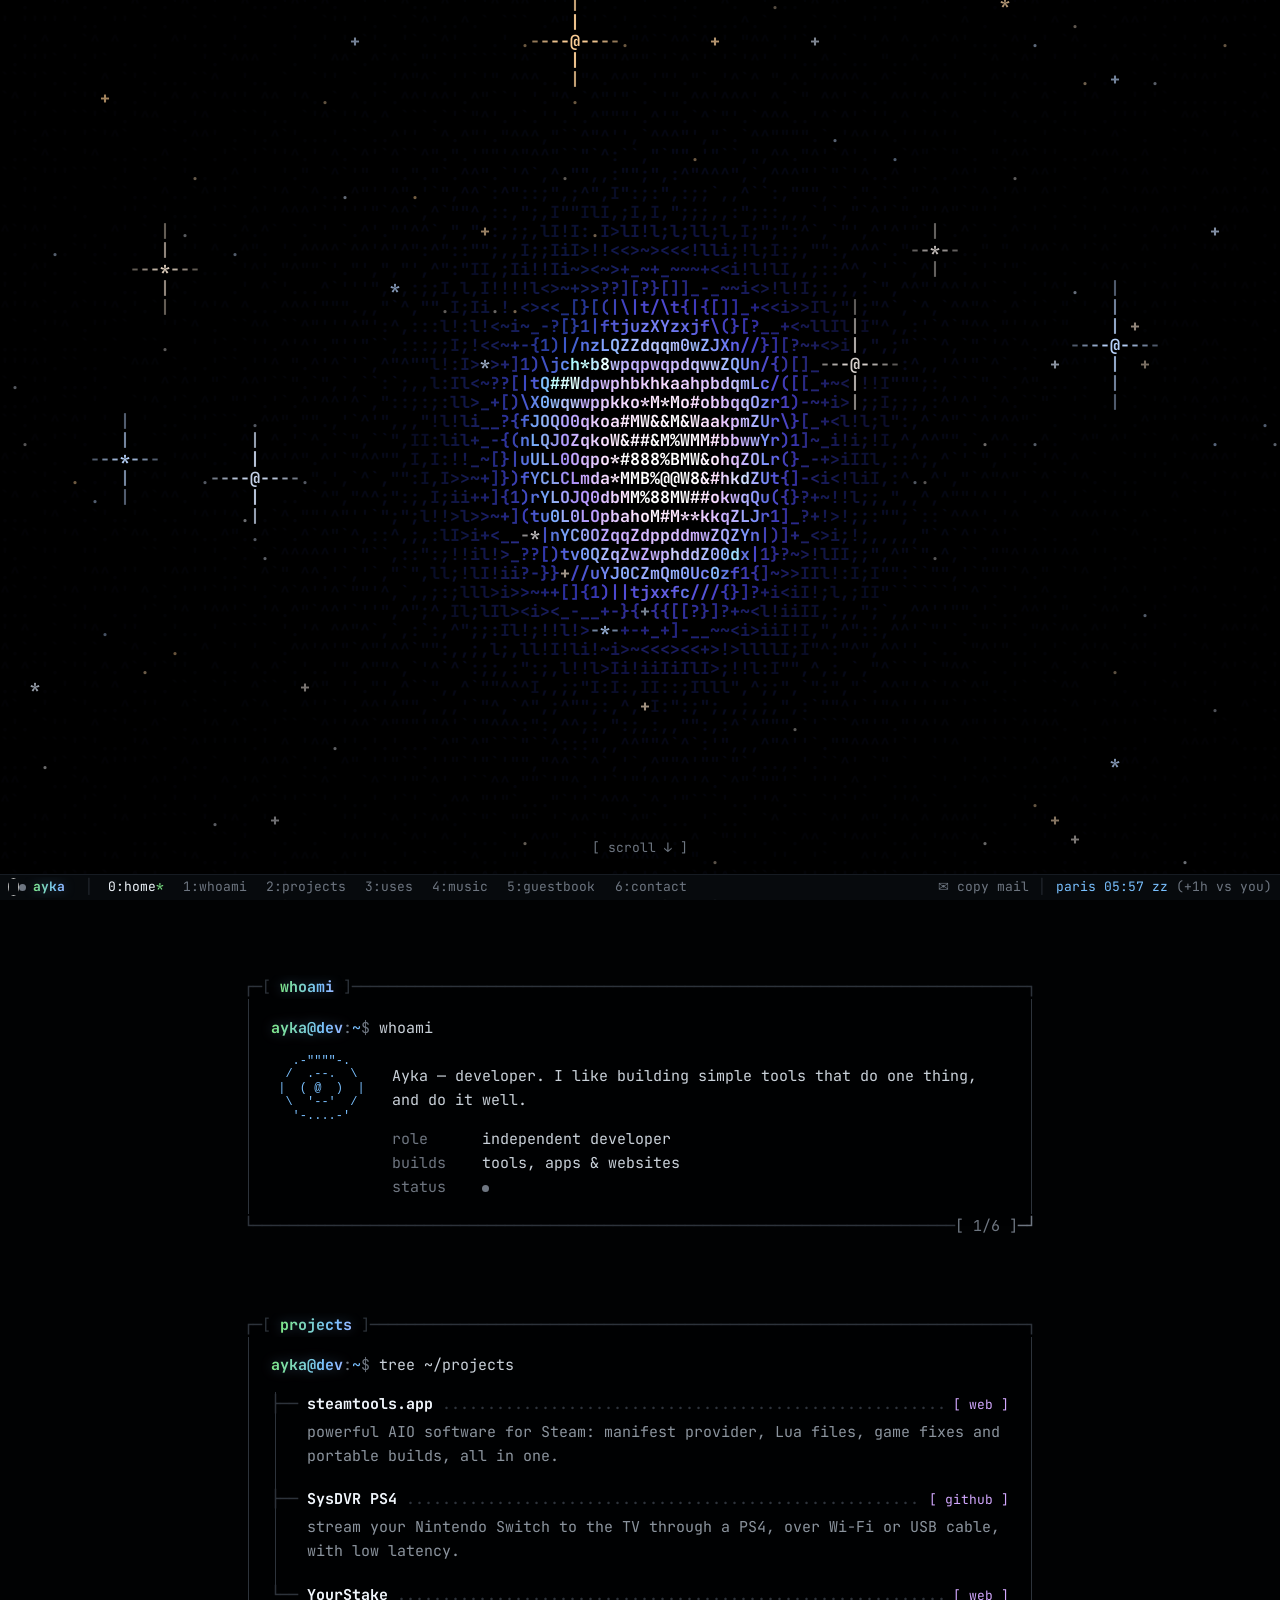
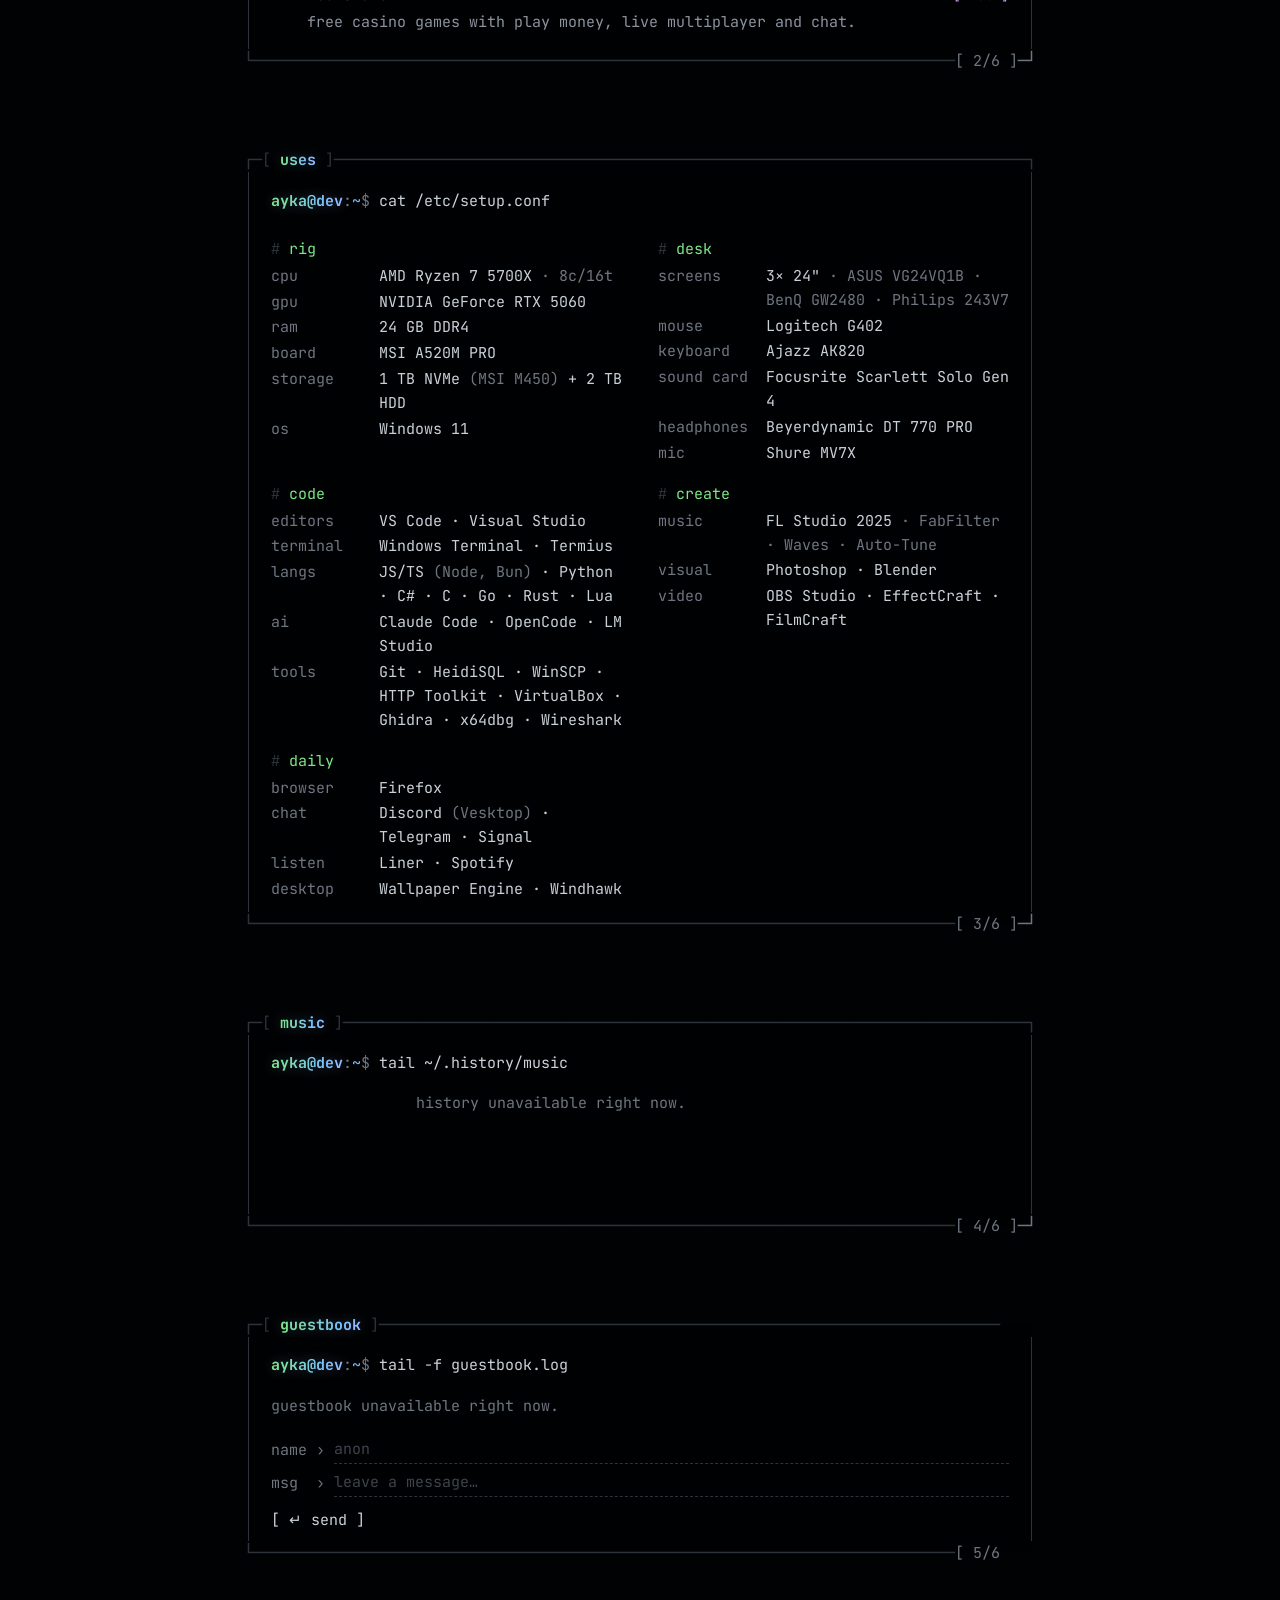
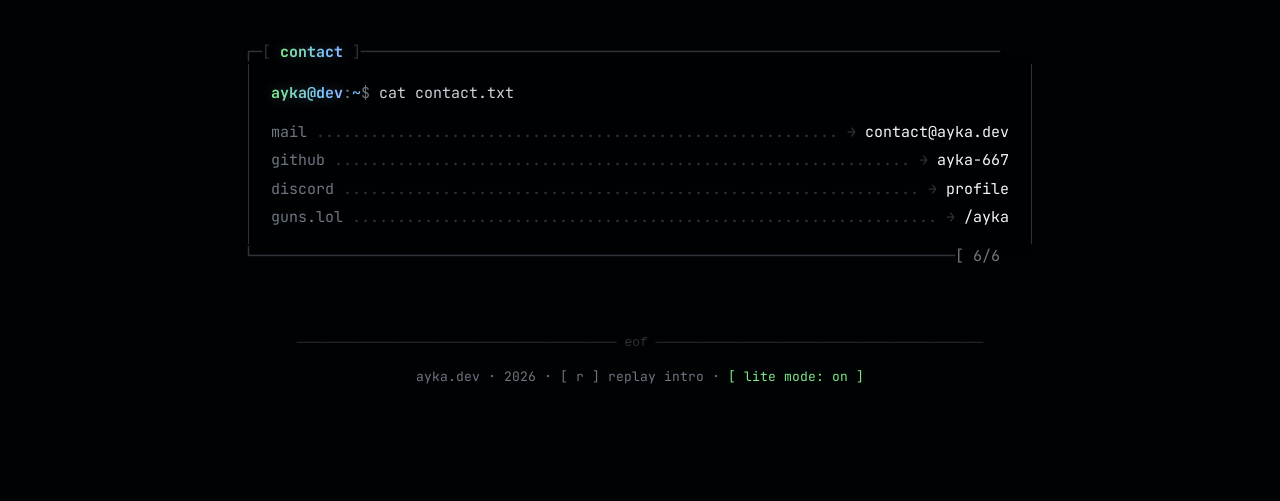
<file: index.html>
<!doctype html>
<html lang="en">
<head>
<meta charset="utf-8">
<meta name="viewport" content="width=device-width, initial-scale=1">
<title>ayka.dev</title>
<link rel="icon" href="/favicon.ico" sizes="16x16 32x32 48x48">
<link rel="icon" href="/favicon-32.png" type="image/png" sizes="32x32">
<link rel="icon" id="fav" href="/favicon.svg" type="image/svg+xml">
<link rel="apple-touch-icon" href="/apple-touch-icon.png">
<meta name="description" content="ayka.dev — independent developer. Tools that do one thing, and do it well.">
<meta name="theme-color" content="#010203">
<link rel="canonical" href="https://ayka.dev/">
<meta property="og:type" content="website">
<meta property="og:site_name" content="ayka.dev">
<meta property="og:url" content="https://ayka.dev/">
<meta property="og:title" content="ayka.dev — independent developer">
<meta property="og:description" content="Tools that do one thing, and do it well. Projects, live Discord status and what I'm listening to.">
<meta property="og:image" content="https://ayka.dev/og.png">
<meta property="og:image:width" content="1200">
<meta property="og:image:height" content="630">
<meta property="og:image:alt" content="An ASCII-art eye, with the text ayka.dev">
<meta name="twitter:card" content="summary_large_image">
<meta name="twitter:title" content="ayka.dev — independent developer">
<meta name="twitter:description" content="Tools that do one thing, and do it well.">
<meta name="twitter:image" content="https://ayka.dev/og.png">
<meta name="referrer" content="strict-origin-when-cross-origin">
<link rel="preconnect" href="https://fonts.googleapis.com">
<link rel="preconnect" href="https://fonts.gstatic.com" crossorigin>
<link href="https://fonts.googleapis.com/css2?family=JetBrains+Mono:wght@400;700&display=swap" rel="stylesheet">

<style>
:root{
	--bg:#010203;
	--fg:#c9d1d9;
	--hi:#f0f6fc;
	--dim:#6e7681;
	--line:#2d333b;
	--green:#7ee787;
	--blue:#79c0ff;
	--purple:#d2a8ff;
	--red:#ff7b72;
	--cw:9px;
	--lh:1.6em;
	--font:"JetBrains Mono","Cascadia Mono",Consolas,Menlo,monospace;
}

*{box-sizing:border-box}

html{background:var(--bg);scrollbar-width:none;-ms-overflow-style:none}
html::-webkit-scrollbar,body::-webkit-scrollbar{display:none;width:0;height:0}

body{
	margin:0;
	color:var(--fg);
	background:var(--bg);
	font:15px/1.6 var(--font);
	overflow-x:hidden;
	-webkit-font-smoothing:antialiased;
}


::selection{background:var(--purple);color:#000}

a{color:var(--hi);text-decoration:none}

button{font:inherit;color:inherit;background:none;border:0;padding:0;cursor:pointer}

.green{color:var(--green)}
.blue{color:var(--blue)}
.purple{color:var(--purple)}
.dim{color:var(--dim)}

/* =========================================================
   ASCII STAGE  (eye → space, rendered on canvas)
   ========================================================= */

#stage{
	position:fixed;
	inset:0;
	z-index:0;
	isolation:isolate;
	overflow:hidden;
	background:#000;
	transition:opacity 1.8s ease;
}

#stage canvas{position:absolute;display:block}

/* glyphs are white on black; this layer multiplies the colour in */
#tint{
	mix-blend-mode:multiply;
	image-rendering:crisp-edges;
	image-rendering:pixelated;
}

/* skip hint during intro */
#skip{
	position:fixed;
	left:50%;
	bottom:2.4em;
	z-index:35;
	transform:translateX(-50%);
	font-size:12px;
	color:var(--dim);
	opacity:0;
	pointer-events:none;
	transition:opacity .6s ease, color .2s;
}

body.intro #skip{opacity:.85;pointer-events:auto}
#skip:hover{color:var(--hi)}

/* =========================================================
   SITE
   ========================================================= */

#site{
	position:relative;
	z-index:10;
	width:min(88ch, calc(100vw - 28px));
	margin:0 auto;
	padding-bottom:7em;
}

/* ---------- first screen: only the animation ---------- */

.hero{
	position:relative;
	height:100vh;
	height:100svh;
}

.down{
	position:absolute;
	left:50%;
	bottom:3.2em;
	transform:translateX(-50%);
	color:var(--dim);
	font-size:13px;
	white-space:nowrap;
	opacity:0;
	transition:opacity 1s ease .6s, color .2s;
}

body.revealed .down{opacity:1;animation:bob 2.4s ease-in-out infinite}
body.scrolled .down{opacity:0;pointer-events:none;transition:opacity .4s ease}
.down:hover{color:var(--hi)}

@keyframes bob{50%{transform:translate(-50%,6px)}}

/* ---------- ascii boxes ---------- */

.box{
	position:relative;
	isolation:isolate;
	width:calc(var(--n, 60) * var(--cw));
	margin:5em auto 0;
	scroll-margin-top:3em;
}

/* dark panel behind the box, inset to the middle of the border glyphs */
.box::before{
	content:"";
	position:absolute;
	inset:calc(var(--lh) / 2) calc(var(--cw) / 2);
	z-index:-1;
	background:rgba(1,2,3,.78);
	opacity:0;
	transition:opacity .6s ease;
}

.box.in::before{opacity:1}

.box-top,.box-bot{
	height:var(--lh);
	white-space:pre;
	overflow:hidden;
	color:var(--line);
	transition:color .35s ease;
	user-select:none;
}

/* same animated RGB gradient as the old AYKA.DEV banner */
.rgb,.box-top b{
	font-weight:700;
	background:linear-gradient(90deg,var(--green),var(--blue),var(--purple),var(--red),var(--green));
	background-size:300% 100%;
	-webkit-background-clip:text;
	background-clip:text;
	color:transparent;
	animation:hue 8s linear infinite;
	filter:drop-shadow(0 0 6px rgba(121,192,255,.3));
}

@keyframes hue{to{background-position:300% 0}}
.box-bot i{font-style:normal;color:var(--dim)}

.box-body{
	position:relative;
	padding:.5em calc(var(--cw) * 3) .6em;
}

.box-body::before,.box-body::after{
	content:"";
	position:absolute;
	top:0;
	bottom:0;
	width:1px;
	background:var(--line);
	transform:scaleY(0);
	transform-origin:top;
	transition:transform .6s ease, background-color .35s ease;
}

.box-body::before{left:calc(var(--cw) / 2 - .5px)}
.box-body::after{right:calc(var(--cw) / 2 - .5px)}

.box.in .box-body::before,.box.in .box-body::after{transform:none}

.box-body > *{opacity:0;transform:translateY(8px);transition:opacity .6s ease, transform .6s ease}
.box.in .box-body > *{opacity:1;transform:none}
.box.in .box-body > *:nth-child(2){transition-delay:.12s}
.box.in .box-body > *:nth-child(3){transition-delay:.24s}

.box:hover .box-top,.box:hover .box-bot{color:#3d6fa3}
.box:hover .box-body::before,.box:hover .box-body::after{background:#3d6fa3}

.cmd{margin:.6em 0 1em;color:var(--fg)}
.path{color:var(--blue)}

p{margin:.6em 0}

/* ---------- whoami ---------- */

.who{display:flex;gap:3ch;align-items:flex-start}

.who pre{
	margin:0;
	flex:none;
	line-height:1.15;
	font-size:12px;
	color:var(--blue);
}

.who .txt{flex:1;min-width:0}

.facts{list-style:none;padding:0;margin:1em 0 .4em}
.facts li{display:flex}
.facts .k{width:10ch;flex:none;color:var(--dim)}

/* ---------- projects tree ---------- */

.tree{margin:0 0 .2em}

.node{
	position:relative;
	padding:0 0 1.3em calc(var(--cw) * 4);
}

.node::before{
	content:"├──";
	position:absolute;
	left:0;
	top:0;
	color:var(--line);
}

.node::after{
	content:"";
	position:absolute;
	left:calc(var(--cw) / 2 - .5px);
	top:0;
	bottom:0;
	width:1px;
	background:var(--line);
}

.node:last-child{padding-bottom:.2em}
.node:last-child::before{content:"└──"}
.node:last-child::after{bottom:auto;height:calc(var(--lh) / 2)}

.nhead{display:flex;align-items:baseline;gap:1ch;min-width:0}

.pname{
	font-weight:700;
	color:var(--hi);
	white-space:nowrap;
	transition:color .2s, text-shadow .2s;
}

.pname::before{content:"";display:inline-block;width:0;overflow:hidden;color:var(--green);transition:width .2s;vertical-align:bottom}

.node:hover .pname{color:var(--green);text-shadow:0 0 12px rgba(126,231,135,.45)}
.node:hover .pname::before{content:"> ";width:2ch}
.node:hover::before{color:var(--green)}

.lead{
	flex:1;
	min-width:2ch;
	overflow:hidden;
	white-space:nowrap;
	color:var(--line);
}

.lead::after{content:"..............................................................................................................................."}

.ptag{color:var(--purple);white-space:nowrap;font-size:13px}

.pdesc{margin:.25em 0 0;color:#8b949e}
.pstat{margin:.15em 0 0;font-size:13px;color:var(--dim);white-space:nowrap;overflow:hidden;text-overflow:ellipsis}
.pstat .st{color:#e3b341}
.pstat .lg{color:var(--purple)}
.pstat .up{color:var(--fg)}
.pstat a{color:var(--dim)}
.pstat a:hover{color:var(--green)}

/* ---------- contribution calendar ---------- */
.gcal{margin:1.4em 0 .2em}
.gcal .cmd{margin:0 0 .8em}
.gcal-wrap{--c:11px;--g:3px;font-size:11px;line-height:1;color:var(--dim);user-select:none}
.gcal-months{position:relative;height:1.3em;margin-left:30px}
.gcal-months span{position:absolute;top:0;white-space:nowrap}
.gcal-body{display:flex}
.gcal-days{flex:none;width:30px;display:grid;grid-template-rows:repeat(7,var(--c));row-gap:var(--g)}
.gcal-days span{line-height:var(--c)}
.gcal-grid{display:grid;grid-auto-flow:column;grid-template-rows:repeat(7,var(--c));grid-auto-columns:var(--c);gap:var(--g)}
.gcal-grid i{border-radius:2px;outline:1px solid rgba(255,255,255,.05);outline-offset:-1px;transition:outline-color .15s}
.gcal-grid i:hover{outline:1px solid rgba(240,246,252,.6)}
.gcal-grid i.x{visibility:hidden}
.gcal .l0{background:#161b22}
.gcal .l1{background:#0e4429}
.gcal .l2{background:#006d32}
.gcal .l3{background:#26a641}
.gcal .l4{background:#39d353}
.gcal-foot{display:flex;flex-wrap:wrap;justify-content:space-between;align-items:center;gap:.4em 2ch;margin-top:.8em;font-size:12px;color:var(--dim)}
.gcal-foot b{color:var(--fg);font-weight:400}
.gcal-legend{display:flex;align-items:center;gap:3px}
.gcal-legend i{display:inline-block;width:11px;height:11px;border-radius:2px;outline:1px solid rgba(255,255,255,.05);outline-offset:-1px}
.gcal-legend i:first-of-type{margin-left:.6ch}
.gcal-legend i:last-of-type{margin-right:.6ch}

/* ---------- uses ---------- */
.uses{display:grid;grid-template-columns:repeat(auto-fit,minmax(34ch,1fr));gap:.4em 4ch}
.uses section{min-width:0}
.uses h3{margin:.6em 0 .2em;font-size:inherit;font-weight:400;color:var(--green)}
.uses h3::before{content:"# ";color:var(--line)}
.uses ul{list-style:none;padding:0;margin:0}
.uses li{display:flex;gap:1ch;margin:.12em 0}
.uses .k{width:11ch;flex:none;color:var(--dim)}
.uses .v{min-width:0;color:var(--fg)}
.uses .v i{font-style:normal;color:var(--dim)}

/* ---------- music history ---------- */
.mh{display:flex;gap:3ch;align-items:flex-start}
.mh-art{flex:none;display:block;width:calc(28 * 7px * .6);min-height:calc(15 * 7px * 1.09)}
.mh-asc{margin:0;font-size:7px;line-height:1.09;font-weight:700;white-space:pre;letter-spacing:0}
.mh-art img{width:118px;height:118px;object-fit:cover;display:block}
.mh-list{list-style:none;padding:0;margin:0;flex:1;min-width:0}
.mh-list li{display:flex;align-items:baseline;gap:1ch;padding:.08em .6ch;margin:0 -.6ch;cursor:default}
.mh-list li.on{background:rgba(30,215,96,.08)}
.mh-list li a{display:flex;align-items:baseline;gap:1ch;min-width:0;flex:1;color:inherit}
.mh-list .n{color:#1ed760;flex:none}
.mh-list .t{color:var(--hi);white-space:nowrap;overflow:hidden;text-overflow:ellipsis;flex:0 1 auto}
.mh-list .a{color:#8b949e;white-space:nowrap;overflow:hidden;text-overflow:ellipsis;flex:0 1 auto}
.mh-list .lead{min-width:1ch}
.mh-list .w{color:var(--dim);white-space:nowrap;flex:none;font-size:13px}
.mh-list li.live .w{color:#1ed760}
.mh-empty{color:var(--dim)}

/* ---------- guestbook ---------- */
.gb-list{list-style:none;padding:0;margin:0 0 1em;max-height:15em;overflow:auto;scrollbar-width:none}
.gb-list::-webkit-scrollbar{display:none}
.gb-list li{margin:.15em 0;overflow-wrap:anywhere}
.gb-list .ts{color:var(--dim)}
.gb-list .nm{color:var(--blue)}
.gb-list .del{color:var(--dim);margin-left:1ch}
.gb-list .del:hover{color:var(--red)}
.gb-list .pin{color:var(--dim);margin-left:1ch}
.gb-list .pin:hover{color:var(--purple)}
.gb-list li.pinned{padding:.15em .8ch;margin:.15em -.8ch .5em;background:rgba(210,168,255,.07);border-left:2px solid var(--purple)}
.gb-list .pn{color:var(--purple)}
.gb-list li.new{animation:gbnew 1.6s ease}
@keyframes gbnew{from{background:rgba(126,231,135,.18)}to{background:transparent}}
.gb-form{display:grid;grid-template-columns:auto 1fr;gap:.35em 1ch;align-items:center}
.gb-form label{color:var(--dim)}
.gb-form input{font:inherit;color:var(--hi);background:transparent;border:0;border-bottom:1px dashed var(--line);padding:.1em 0;outline:none;min-width:0;caret-color:var(--green)}
.gb-form input:focus{border-bottom-color:var(--green)}
.gb-form input::placeholder{color:#3d444d}
.gb-row{grid-column:1 / -1;display:flex;gap:2ch;align-items:center;margin-top:.4em}
.gb-row button{color:var(--fg)}
.gb-row button:hover{color:var(--green)}
.gb-row button:disabled{color:var(--dim);cursor:wait}
#gb-state{color:var(--dim);font-size:13px}
#gb-state.err{color:var(--red)}
#gb-state.ok{color:var(--green)}
.gb-hp{position:absolute;left:-9999px;width:1px;height:1px;opacity:0}
#visitors{color:var(--fg)}

/* ---------- contact ---------- */

.kv{list-style:none;padding:0;margin:0 0 .4em}
.kv li{display:flex;align-items:baseline;gap:1ch;margin:.3em 0}
.kv .k{color:var(--dim);white-space:nowrap}
.kv a{white-space:nowrap;padding:0 .5ch;margin:0 -.5ch;transition:background .2s,color .2s}
.kv a:hover{background:rgba(126,231,135,.14);color:var(--green)}
.kv a::before{content:"→ ";color:var(--line);transition:color .2s}
.kv a:hover::before{color:var(--green)}

/* ---------- footer ---------- */

.foot{margin-top:5em;text-align:center;color:var(--dim);font-size:13px}
.foot pre{margin:0 0 1em;color:var(--line);overflow:hidden}
.foot a{color:var(--fg)}
.foot a:hover,.foot button:hover{color:var(--green)}
#lite.on{color:var(--green)}

/* ---------- tmux-like status bar ---------- */

#bar{
	position:fixed;
	left:0;
	right:0;
	bottom:0;
	z-index:30;
	display:flex;
	align-items:center;
	gap:1.2ch;
	height:26px;
	padding:0 1ch;
	font-size:13px;
	background:rgba(8,11,15,.92);
	border-top:1px solid #161b22;
	transform:translateY(100%);
	transition:transform .6s ease .8s;
	white-space:nowrap;
	overflow:hidden;
}

body.revealed #bar{transform:none}

#bar a,#bar button{color:var(--dim);transition:color .2s}
#bar a:hover,#bar button:hover{color:var(--hi)}
#bar a.tab{padding:0 .6ch}
#bar a.tab.on{color:var(--hi)}
#bar a.tab.on::after{content:"*";color:var(--green)}

#bar .sep{color:#21262d}
#bar .sp{flex:1;min-width:1ch}

/* live discord presence */
#dc{display:flex;align-items:center;gap:.9ch;min-width:0;flex:0 1 auto;max-width:48vw;overflow:hidden;padding-right:.4ch}
#dc .dc-av{position:relative;flex:none;width:18px;height:18px;display:flex;align-items:center;justify-content:center}
#dc .dc-av img{width:18px;height:18px;border-radius:50%;display:block}
#dc .dc-av img:not([hidden]) + .dot{position:absolute;right:-2px;bottom:-2px;width:8px;height:8px;border:2px solid #080b0f;box-sizing:content-box;box-shadow:none}
#dc b{font-weight:700;white-space:nowrap}
#dc .txt:not(:empty)::before{content:"· ";color:var(--line)}
#dc:hover b{filter:brightness(1.25)}
#dc .txt{overflow:hidden;text-overflow:ellipsis}
.dot{flex:none;display:inline-block;width:7px;height:7px;border-radius:50%;background:var(--dim)}
.dot.online{background:#3ba55d;box-shadow:0 0 6px #3ba55d}
.dot.idle{background:#faa61a;box-shadow:0 0 6px #faa61a}
.dot.dnd{background:#ed4245;box-shadow:0 0 6px #ed4245}
.sub{color:#8b949e}
.spot{color:#1ed760}

#gh .repo{color:var(--fg)}
#clock{color:var(--blue)}
#clock .diff{color:var(--dim)}
#clock .wx{color:var(--fg)}

/* ---------- discord profile card ---------- */

#dpop{
	position:fixed;
	bottom:34px;
	left:8px;
	z-index:32;
	width:min(410px, calc(100vw - 16px));
	max-height:calc(100vh - 60px);
	overflow:auto;
	scrollbar-width:none;
	background:rgba(4,6,9,.97);
	border:1px solid #2d333b;
	box-shadow:0 12px 40px rgba(0,0,0,.65),0 0 32px rgba(121,192,255,.08);
	font-size:13px;
	line-height:1.5;
	opacity:0;
	transform:translateY(10px);
	pointer-events:none;
	transition:opacity .2s ease, transform .2s ease;
}

#dpop.open{opacity:1;transform:none;pointer-events:auto}

.dp-head{display:flex;align-items:center;color:var(--line);padding:.3em 1ch 0}
.dp-line{flex:1;height:0;border-top:1px solid var(--line);margin:0 1ch}
.dp-x{color:var(--dim)}
.dp-x:hover{color:var(--red)}
.dp-body{padding:.7em 1.8ch 1em}

.dp-top{display:flex;gap:2ch;align-items:center}
.dp-av{position:relative;display:block;flex:none}
.dp-asc{margin:0;font-size:5px;line-height:1.09;font-weight:700;white-space:pre;letter-spacing:0}
.dp-asc span{display:inline}
.dp-img.av{width:120px;height:120px;border-radius:50%;display:block}
.dp-img.art{width:66px;height:66px;display:block}
.dp-real{position:absolute;inset:6%;width:88%;height:88%;border-radius:50%;object-fit:cover;opacity:0;transition:opacity .3s ease}
.dp-deco{position:absolute;inset:-6%;width:112%;height:112%;opacity:0;transition:opacity .3s ease;pointer-events:none}
.dp-av:hover .dp-real,.dp-av:hover .dp-deco{opacity:1}

.dp-id{min-width:0}
.dp-name{display:inline;font-size:17px;font-weight:700;color:var(--hi)}
.dp-tag{display:inline-flex;align-items:center;gap:.4ch;margin-left:.8ch;padding:0 .6ch;border:1px solid var(--line);font-size:11px;color:var(--fg);vertical-align:2px}
.dp-tag img{width:12px;height:12px}
.dp-st{margin-top:.2em}
.dp-custom{margin-top:.3em;color:var(--fg)}
.dp-emoji{width:16px;height:16px;vertical-align:-3px}

.dp-sep{border-top:1px dashed #21262d;margin:.9em 0}
.dp-act{display:flex;gap:1.8ch;align-items:flex-start;margin:.7em 0}
.dp-info{min-width:0;overflow:hidden}
.dp-info b{color:var(--hi)}
.dp-info a:hover b{color:#1ed760}
.dp-act .lbl{font-size:11px;color:var(--dim)}
.dp-prog{color:#1ed760;white-space:nowrap;font-size:12px;margin-top:.2em}
.dp-ph{font-size:11px;line-height:1.15;color:var(--line)}
.dp-none{margin:0}

.dp-actions{display:flex;flex-wrap:wrap;gap:2ch}
.dp-actions a,.dp-actions button{color:var(--fg);transition:color .2s}
.dp-actions a:hover,.dp-actions button:hover{color:var(--green)}

#dc[aria-expanded="true"]{color:var(--hi)}

.dp-listen-row{margin-top:.45em;display:flex;flex-wrap:wrap;gap:1.5ch}
.dp-listen-row button,.dp-listen-row a{color:var(--fg);transition:color .2s}
.dp-listen,.dp-listen-row button:hover{color:#1ed760!important}
.dp-listen-row a:hover{color:var(--green)}

/* ---------- listen-along mini player ---------- */
#lp{
	position:fixed;
	right:8px;
	bottom:34px;
	z-index:31;
	width:min(320px, calc(100vw - 16px));
	background:rgba(4,6,9,.97);
	border:1px solid #2d333b;
	box-shadow:0 12px 40px rgba(0,0,0,.65),0 0 28px rgba(30,215,96,.08);
	font-size:12px;
	line-height:1.5;
	opacity:0;
	transform:translateY(10px);
	transition:opacity .2s ease, transform .2s ease;
}
#lp.open{opacity:1;transform:none}
.lp-head{display:flex;align-items:center;color:var(--line);padding:.3em 1ch 0}
.lp-head b{font-weight:700}
.lp-head .dp-line{flex:1;height:0;border-top:1px solid var(--line);margin:0 1ch}
#lp-x{color:var(--dim)}
#lp-x:hover{color:var(--red)}
.lp-body{padding:.5em 1.2ch 0}
.lp-frame{position:relative;aspect-ratio:16/9;background:#000;border:1px solid #161b22;overflow:hidden}
/* album-art videos ("- Topic") are a square cover inside 16:9: crop the side bars away */
#lp.cover .lp-body{display:flex;gap:1.4ch;align-items:center;padding-bottom:.6em}
#lp.cover .lp-frame{flex:none;width:108px;aspect-ratio:1/1}
#lp.cover .lp-frame iframe{left:-38.89%;width:177.78%}
#lp.cover .lp-info{padding:0}
.lp-frame iframe,.lp-frame #lp-yt{position:absolute;inset:0;width:100%;height:100%;border:0;pointer-events:none}
#lp-shield{position:absolute;inset:0;z-index:1;cursor:default}
#lp[data-state="blocked"] #lp-shield{cursor:pointer;background:rgba(0,0,0,.45)}
#lp[data-state="blocked"] #lp-shield::after{content:"[ ▶ click to start ]";position:absolute;inset:0;display:flex;align-items:center;justify-content:center;color:#1ed760;font-weight:700}
.lp-info{padding:.5em 0 .7em;min-width:0;flex:1}
.lp-vol{display:flex;align-items:center;gap:.6ch;margin-top:.35em;white-space:nowrap;user-select:none}
.lp-vol button{color:var(--dim);transition:color .2s}
.lp-vol button:hover{color:var(--hi)}
#vol-mute.muted{color:var(--red)}
#vol-bar{color:#1ed760;cursor:pointer;letter-spacing:-.5px}
#vol-bar .off{color:#21262d}
#vol-n{color:var(--dim);min-width:3ch;text-align:right}
#lp-title{color:var(--hi);white-space:nowrap;overflow:hidden;text-overflow:ellipsis}
#lp-state a{color:var(--fg)}
#lp-state a:hover{color:var(--green)}

/* ---------- responsive / a11y ---------- */

@media (max-width:1100px){
	#bar .opt2{display:none}
}

@media (max-width:640px){
	body{font-size:13px}
	.who{flex-direction:column;gap:1em}
	.who pre{align-self:center}
	#bar .opt{display:none}
	.mh{flex-direction:column;gap:.8em}
	.ptag{display:none}
}

@media (prefers-reduced-motion:reduce){
	*,*::before,*::after{animation:none!important;transition:none!important}
}

#game{position:fixed;inset:0;z-index:9999;background:#010203;touch-action:none;user-select:none;-webkit-user-select:none}
#game[hidden]{display:none}
#game canvas{display:block;width:100%;height:100%}
#game-x{position:absolute;top:12px;right:14px;z-index:1;color:var(--dim);font-size:13px;transition:color .2s}
#game-x:hover{color:var(--hi)}
noscript .ns{position:relative;z-index:50;max-width:70ch;margin:4em auto;padding:0 16px}
</style>
</head>

<body class="intro">

<!-- ascii render target -->
<div id="stage" aria-hidden="true">
	<canvas id="glyphs"></canvas>
	<canvas id="tint"></canvas>
</div>

<button id="skip" type="button">[ click · scroll · esc ] skip intro</button>

<main id="site">

	<header class="hero" id="top">
		<h1 style="position:absolute;width:1px;height:1px;overflow:hidden;clip:rect(0 0 0 0)">ayka.dev</h1>
		<a class="down" href="#whoami">[ scroll ↓ ]</a>
	</header>

	<section class="box" id="whoami" data-title="whoami" data-foot="1/6">
		<div class="box-top" aria-hidden="true"></div>
		<div class="box-body">
			<p class="cmd"><span class="ps rgb">ayka@dev</span><span class="dim">:</span><span class="path">~</span><span class="dim">$</span> whoami</p>
			<div class="who">
<pre aria-hidden="true">   .-""""-.
  /  .--.  \
 |  ( @  )  |
  \  '--'  /
   '-....-'</pre>
				<div class="txt">
					<p>Ayka — developer. I like building simple tools that do one thing, and do it well.</p>
					<ul class="facts">
						<li><span class="k">role</span><span>independent developer</span></li>
						<li><span class="k">builds</span><span>tools, apps &amp; websites</span></li>
						<li id="who-status" hidden><span class="k">status</span><span><span class="dot" id="who-dot"></span> <span id="who-txt"></span></span></li>
					</ul>
				</div>
			</div>
			<div class="gcal" id="gcal" hidden>
				<p class="cmd"><span class="ps rgb">ayka@dev</span><span class="dim">:</span><span class="path">~</span><span class="dim">$</span> git log --graph --since="1 year"</p>
				<div class="gcal-wrap" id="gcal-wrap" role="img" aria-label="GitHub contributions over the last year">
					<div class="gcal-months" id="gcal-months"></div>
					<div class="gcal-body">
						<div class="gcal-days" aria-hidden="true"><span></span><span>mon</span><span></span><span>wed</span><span></span><span>fri</span><span></span></div>
						<div class="gcal-grid" id="gcal-grid"></div>
					</div>
				</div>
				<div class="gcal-foot">
					<span id="gcal-sum"></span>
					<span class="gcal-legend" aria-hidden="true">less<i class="l0"></i><i class="l1"></i><i class="l2"></i><i class="l3"></i><i class="l4"></i>more</span>
				</div>
			</div>
		</div>
		<div class="box-bot" aria-hidden="true"></div>
	</section>

	<section class="box" id="projects" data-title="projects" data-foot="2/6">
		<div class="box-top" aria-hidden="true"></div>
		<div class="box-body">
			<p class="cmd"><span class="ps rgb">ayka@dev</span><span class="dim">:</span><span class="path">~</span><span class="dim">$</span> tree ~/projects</p>
			<div class="tree">
				<div class="node" data-repos="SteamTools-Team/GameList" data-src="https://github.com/SteamTools-Team/">
					<div class="nhead">
						<a class="pname" href="https://www.steamtools.app" target="_blank" rel="noopener">steamtools.app</a>
						<span class="lead" aria-hidden="true"></span>
						<span class="ptag">[ web ]</span>
					</div>
					<p class="pdesc">powerful AIO software for Steam: manifest provider, Lua files, game fixes and portable builds, all in one.</p>
				</div>
				<div class="node" data-repos="SysDVRClient-PS4">
					<div class="nhead">
						<a class="pname" href="https://github.com/ayka-667/SysDVRClient-PS4" target="_blank" rel="noopener">SysDVR PS4</a>
						<span class="lead" aria-hidden="true"></span>
						<span class="ptag">[ github ]</span>
					</div>
					<p class="pdesc">stream your Nintendo Switch to the TV through a PS4, over Wi-Fi or USB cable, with low latency.</p>
				</div>
				<div class="node" data-repos="YourStake-Frontend,YourStake-Backend,YourStake-Redirect">
					<div class="nhead">
						<a class="pname" href="https://www.yourstake.info/" target="_blank" rel="noopener">YourStake</a>
						<span class="lead" aria-hidden="true"></span>
						<span class="ptag">[ web ]</span>
					</div>
					<p class="pdesc">free casino games with play money, live multiplayer and chat.</p>
				</div>
			</div>
		</div>
		<div class="box-bot" aria-hidden="true"></div>
	</section>

	<section class="box" id="uses" data-title="uses" data-foot="3/6">
		<div class="box-top" aria-hidden="true"></div>
		<div class="box-body">
			<p class="cmd"><span class="ps rgb">ayka@dev</span><span class="dim">:</span><span class="path">~</span><span class="dim">$</span> cat /etc/setup.conf</p>
			<div class="uses">
					<section><h3>rig</h3><ul><li><span class="k">cpu</span><span class="v">AMD Ryzen 7 5700X <i>· 8c/16t</i></span></li><li><span class="k">gpu</span><span class="v">NVIDIA GeForce RTX 5060</span></li><li><span class="k">ram</span><span class="v">24 GB DDR4</span></li><li><span class="k">board</span><span class="v">MSI A520M PRO</span></li><li><span class="k">storage</span><span class="v">1 TB NVMe <i>(MSI M450)</i> + 2 TB HDD</span></li><li><span class="k">os</span><span class="v">Windows 11</span></li></ul></section>
					<section><h3>desk</h3><ul><li><span class="k">screens</span><span class="v">3× 24" <i>· ASUS VG24VQ1B · BenQ GW2480 · Philips 243V7</i></span></li><li><span class="k">mouse</span><span class="v">Logitech G402</span></li><li><span class="k">keyboard</span><span class="v">Ajazz AK820</span></li><li><span class="k">sound card</span><span class="v">Focusrite Scarlett Solo Gen 4</span></li><li><span class="k">headphones</span><span class="v">Beyerdynamic DT 770 PRO</span></li><li><span class="k">mic</span><span class="v">Shure MV7X</span></li></ul></section>
					<section><h3>code</h3><ul><li><span class="k">editors</span><span class="v">VS Code · Visual Studio</span></li><li><span class="k">terminal</span><span class="v">Windows Terminal · Termius</span></li><li><span class="k">langs</span><span class="v">JS/TS <i>(Node, Bun)</i> · Python · C# · C · Go · Rust · Lua</span></li><li><span class="k">ai</span><span class="v">Claude Code · OpenCode · LM Studio</span></li><li><span class="k">tools</span><span class="v">Git · HeidiSQL · WinSCP · HTTP Toolkit · VirtualBox · Ghidra · x64dbg · Wireshark</span></li></ul></section>
					<section><h3>create</h3><ul><li><span class="k">music</span><span class="v">FL Studio 2025 <i>· FabFilter · Waves · Auto-Tune</i></span></li><li><span class="k">visual</span><span class="v">Photoshop · Blender</span></li><li><span class="k">video</span><span class="v">OBS Studio · EffectCraft · FilmCraft</span></li></ul></section>
					<section><h3>daily</h3><ul><li><span class="k">browser</span><span class="v">Firefox</span></li><li><span class="k">chat</span><span class="v">Discord <i>(Vesktop)</i> · Telegram · Signal</span></li><li><span class="k">listen</span><span class="v">Liner · Spotify</span></li><li><span class="k">desktop</span><span class="v">Wallpaper Engine · Windhawk</span></li></ul></section>
			</div>
		</div>
		<div class="box-bot" aria-hidden="true"></div>
	</section>

	<section class="box" id="music" data-title="music" data-foot="4/6">
		<div class="box-top" aria-hidden="true"></div>
		<div class="box-body">
			<p class="cmd"><span class="ps rgb">ayka@dev</span><span class="dim">:</span><span class="path">~</span><span class="dim">$</span> tail ~/.history/music</p>
			<div class="mh">
				<a class="mh-art" id="mh-art" target="_blank" rel="noopener" aria-hidden="true" tabindex="-1"></a>
				<ul class="mh-list" id="mh-list"><li class="mh-empty">loading…</li></ul>
			</div>
		</div>
		<div class="box-bot" aria-hidden="true"></div>
	</section>

	<section class="box" id="guestbook" data-title="guestbook" data-foot="5/6">
		<div class="box-top" aria-hidden="true"></div>
		<div class="box-body">
			<p class="cmd"><span class="ps rgb">ayka@dev</span><span class="dim">:</span><span class="path">~</span><span class="dim">$</span> tail -f guestbook.log</p>
			<ul class="gb-list" id="gb-list"><li class="dim">loading…</li></ul>
			<form class="gb-form" id="gb-form" autocomplete="off">
				<label for="gb-name">name ›</label><input id="gb-name" maxlength="24" placeholder="anon" spellcheck="false">
				<label for="gb-msg">msg&nbsp; ›</label><input id="gb-msg" maxlength="200" placeholder="leave a message…" required>
				<input class="gb-hp" name="website" id="gb-hp" tabindex="-1" aria-hidden="true">
				<div class="gb-row"><button type="submit" id="gb-send">[ ↵ send ]</button><span id="gb-state"></span></div>
			</form>
		</div>
		<div class="box-bot" aria-hidden="true"></div>
	</section>

	<section class="box" id="contact" data-title="contact" data-foot="6/6">
		<div class="box-top" aria-hidden="true"></div>
		<div class="box-body">
			<p class="cmd"><span class="ps rgb">ayka@dev</span><span class="dim">:</span><span class="path">~</span><span class="dim">$</span> cat contact.txt</p>
			<ul class="kv">
				<li><span class="k">mail</span><span class="lead" aria-hidden="true"></span><a href="mailto:contact@ayka.dev">contact@ayka.dev</a></li>
				<li><span class="k">github</span><span class="lead" aria-hidden="true"></span><a href="https://github.com/ayka-667/" target="_blank" rel="noopener">ayka-667</a></li>
				<li><span class="k">discord</span><span class="lead" aria-hidden="true"></span><a href="https://discord.com/users/1198196468272603196" target="_blank" rel="noopener">profile</a></li>
				<li><span class="k">guns.lol</span><span class="lead" aria-hidden="true"></span><a href="https://guns.lol/ayka" target="_blank" rel="noopener">/ayka</a></li>
			</ul>
		</div>
		<div class="box-bot" aria-hidden="true"></div>
	</section>

	<footer class="foot">
		<pre id="footline" aria-hidden="true"></pre>
		<p>ayka.dev · <span id="year">2026</span> · <span id="visitors-wrap" hidden>visitors <span id="visitors"></span> · </span><button id="replay" type="button">[ r ] replay intro</button> · <button id="lite" type="button" title="lighter animation: fewer frames, lower resolution">[ lite mode ]</button></p>
	</footer>

</main>

<nav id="bar" aria-label="Status bar">
	<a id="dc" aria-haspopup="dialog" aria-expanded="false" href="https://discord.com/users/1198196468272603196" target="_blank" rel="noopener" title="discord profile">
		<span class="dc-av"><img id="dc-img" alt="" hidden><span class="dot" id="dc-dot"></span></span>
		<b id="dc-name" class="rgb">ayka</b><span class="txt" id="dc-txt"></span>
	</a>
	<span class="sep">│</span>
	<a class="tab opt" href="#top" data-s="top">0:home</a>
	<a class="tab opt" href="#whoami" data-s="whoami">1:whoami</a>
	<a class="tab opt" href="#projects" data-s="projects">2:projects</a>
	<a class="tab opt" href="#uses" data-s="uses">3:uses</a>
	<a class="tab opt" href="#music" data-s="music">4:music</a>
	<a class="tab opt" href="#guestbook" data-s="guestbook">5:guestbook</a>
	<a class="tab opt" href="#contact" data-s="contact">6:contact</a>
	<span class="sp"></span>
	<a id="gh" class="opt2" href="https://github.com/ayka-667/" target="_blank" rel="noopener" hidden></a>
	<span class="sep opt2" id="gh-sep" hidden>│</span>
	<button id="mail" class="opt" type="button" title="copy email address">✉ copy mail</button>
	<span class="sep opt">│</span>
	<span id="clock"></span>
</nav>

<div id="dpop" role="dialog" aria-label="Discord profile"></div>

<div id="lp" hidden role="region" aria-label="Listening along">
	<div class="lp-head"><span>┌─[ <b class="rgb">listening along</b> ]</span><span class="dp-line"></span><button id="lp-x" type="button" aria-label="Stop listening">[x]</button></div>
	<div class="lp-body">
		<div class="lp-frame"><div id="lp-yt"></div><div id="lp-shield" aria-hidden="true"></div></div>
		<div class="lp-info">
			<div id="lp-title">—</div>
			<div id="lp-state"></div>
			<div class="lp-vol">
				<button type="button" id="vol-mute" title="mute / unmute">vol</button>
				<button type="button" id="vol-down" aria-label="volume down">-</button>
				<span id="vol-bar" role="slider" aria-label="volume" aria-valuemin="0" aria-valuemax="100" tabindex="0"></span>
				<button type="button" id="vol-up" aria-label="volume up">+</button>
				<span id="vol-n"></span>
			</div>
		</div>
	</div>
</div>

<div id="game" hidden role="application" aria-label="hidden mini game"><canvas id="game-cv"></canvas><button id="game-x" type="button">[ esc ]</button></div>

<span id="meter" aria-hidden="true" style="position:absolute;left:-9999px;top:0;white-space:pre;visibility:hidden"></span>

<noscript>
	<style>#skip,#stage,.hero{display:none}</style>
</noscript>

<script>
(function(){
"use strict";

var reduce = matchMedia("(prefers-reduced-motion: reduce)").matches;
/* a reload must start from the top: the browser would otherwise restore the old scroll position
   and the intro would play behind the content boxes */
if ("scrollRestoration" in history) history.scrollRestoration = "manual";
scrollTo(0, 0);
addEventListener("load", function(){ if (phase !== "site") scrollTo(0, 0); });
/* lite mode: lower resolution and frame rate on weak devices, data saver, or small touch screens.
   the visitor can force it on/off from the footer (saved). */
var liteSaved = null;
try { liteSaved = localStorage.getItem("ayka-lite"); } catch (e){}
var conn = navigator.connection || {};
var LITE_AUTO = (navigator.hardwareConcurrency || 8) <= 4 || (navigator.deviceMemory || 8) <= 4 || !!conn.saveData ||
	(matchMedia("(pointer: coarse)").matches && Math.min(screen.width, screen.height) < 600);
var LITE = liteSaved === "1" ? true : liteSaved === "0" ? false : LITE_AUTO;
var CANVAS_FONT = '"JetBrains Mono","Cascadia Mono",Consolas,Menlo,monospace';

/* =====================================================================
   EYE → SPACE  —  JavaScript port of iremcnar/eyeTutorial (eye.py)
   Everything is procedural: noise textures + maths → brightness →
   character ramp. Glyphs are drawn white, colour is multiplied on top.
   ===================================================================== */

/* ---------- timeline (shortened for a website intro) ---------- */
var T_OPEN   = 0.5;
var T_OPEN_D = 2.0;
var T_BLINK  = 3.3;
var T_Z0     = 4.4;    // zoom starts
var T_ZD     = 8.5;    // zoom duration
var ZEND     = 14.0;
var T_SPACE  = T_Z0 + T_ZD;

/* ---------- eye geometry ---------- */
var WO = 0.78, HU = 0.30, HL = 0.20, RI = 0.27, RP0 = 0.098, GS0 = 0.085;

var RAMP = " .'`^\",:;Il!i><~+_-?][}{1)(|\\/tfjrxnuvczXYUJCLQ0OZmwqpdbkhao*#MW&8%B@$";
var NR = RAMP.length - 1;
var CI = {};
for (var _i = 0; _i < RAMP.length; _i++) CI[RAMP[_i]] = _i;

var TAU = Math.PI * 2, NA = 4096;

/* nebula palette (matches the site gradient: purple core, blue halo, green filaments) */
var DEEP  = [0.30, 0.18, 0.82];
var LIGHT = [0.80, 0.66, 1.00];
var HALO  = [0.10, 0.26, 0.85];
var RIMC  = [0.30, 0.88, 0.62];

function mulberry(a){
	return function(){
		a |= 0; a = a + 0x6D2B79F5 | 0;
		var t = Math.imul(a ^ a >>> 15, 1 | a);
		t = t + Math.imul(t ^ t >>> 7, 61 | t) ^ t;
		return ((t ^ t >>> 14) >>> 0) / 4294967296;
	};
}
var rnd = mulberry(5), prnd = mulberry(9);
function uni(r, a, b){ return a + (b - a) * r(); }

function clamp01(x){ return x < 0 ? 0 : x > 1 ? 1 : x; }
function ss(a, b, x){ var t = (x - a) / (b - a); t = t < 0 ? 0 : t > 1 ? 1 : t; return t * t * (3 - 2 * t); }
function ease(t){ t = t < 0 ? 0 : t > 1 ? 1 : t; return t * t * (3 - 2 * t); }
function zp(t){ return ease((t - T_Z0) / T_ZD); }

/* ---------- procedural textures ---------- */
var TS, TG, TW, TV, TV2, A1, A2, A3, A4;

function up2add(out, n, g, amp){
	var b = new Float32Array(g * g), k, j, x, y;
	for (k = 0; k < g * g; k++) b[k] = rnd();
	var i0 = new Int32Array(n), i1 = new Int32Array(n), f = new Float32Array(n);
	for (k = 0; k < n; k++){
		var p = k * g / n, a = Math.floor(p), ff = p - a;
		i0[k] = a % g; i1[k] = (i0[k] + 1) % g; f[k] = ff * ff * (3 - 2 * ff);
	}
	var tmp = new Float32Array(g * n);
	for (j = 0; j < g; j++){
		var o = j * n, bo = j * g;
		for (k = 0; k < n; k++) tmp[o + k] = b[bo + i0[k]] * (1 - f[k]) + b[bo + i1[k]] * f[k];
	}
	for (y = 0; y < n; y++){
		var r0 = i0[y] * n, r1 = i1[y] * n, fy = f[y], oo = y * n;
		for (x = 0; x < n; x++) out[oo + x] += amp * (tmp[r0 + x] * (1 - fy) + tmp[r1 + x] * fy);
	}
}

function norm(a, k){
	var s = 0, i, n = a.length;
	for (i = 0; i < n; i++) s += a[i];
	var mean = s / n, q = 0;
	for (i = 0; i < n; i++){ var d = a[i] - mean; q += d * d; }
	var den = Math.sqrt(q / n) * k + 1e-9;
	for (i = 0; i < n; i++) a[i] = clamp01(0.5 + (a[i] - mean) / den);
	return a;
}

function tex2d(n, grids){
	var out = new Float32Array(n * n), amp = 1;
	for (var i = 0; i < grids.length; i++){ up2add(out, n, grids[i], amp); amp *= 0.55; }
	return norm(out, 4);
}

function noise1d(n, g){
	var base = new Float32Array(g), o = new Float32Array(n), k;
	for (k = 0; k < g; k++) base[k] = rnd();
	for (k = 0; k < n; k++){
		var p = k * g / n, a = Math.floor(p), i0 = a % g, i1 = (i0 + 1) % g, f = p - a;
		f = f * f * (3 - 2 * f);
		o[k] = base[i0] * (1 - f) + base[i1] * f;
	}
	return o;
}

function fold(a){ for (var i = 0; i < a.length; i++) a[i] = 1 - Math.abs(2 * a[i] - 1); return a; }

function combo(w, gs){
	var out = new Float32Array(NA);
	for (var j = 0; j < gs.length; j++){
		var nz = noise1d(NA, gs[j]);
		for (var i = 0; i < NA; i++) out[i] += w[j] * nz[i];
	}
	return norm(out, 3);
}

function bil(T, n, u, v){
	var m = n - 1, u0 = Math.floor(u), v0 = Math.floor(v), fu = u - u0, fv = v - v0;
	var i0 = u0 & m, j0 = v0 & m, i1 = (i0 + 1) & m, j1 = (j0 + 1) & m;
	var r0 = j0 * n, r1 = j1 * n;
	return (T[r0 + i0] * (1 - fu) + T[r0 + i1] * fu) * (1 - fv) + (T[r1 + i0] * (1 - fu) + T[r1 + i1] * fu) * fv;
}

function buildTextures(){
	TS  = tex2d(1024, [6, 20, 64, 200]);
	TG  = tex2d(1024, [8, 24, 64, 160]);
	TW  = new Float32Array(512 * 512);
	for (var i = 0; i < TW.length; i++) TW[i] = rnd();
	TV  = fold(tex2d(512, [5, 12, 30]));
	TV2 = fold(tex2d(512, [3, 7, 16]));
	A1 = combo([0.5, 0.3, 0.2], [900, 300, 120]);
	A2 = combo([0.5, 0.3, 0.2], [700, 200, 80]);
	A3 = norm(noise1d(NA, 13), 3);
	A4 = norm(noise1d(NA, 48), 3);
}

/* ---------- stars ---------- */
var NS = 3200;
var SX = new Float32Array(NS), SY = new Float32Array(NS), SD = new Float32Array(NS), SB = new Float32Array(NS);
var SCR = new Float32Array(NS), SCG = new Float32Array(NS), SCB = new Float32Array(NS);
var SPH = new Float32Array(NS), SF = new Float32Array(NS);
(function(){
	for (var i = 0; i < NS; i++){
		SX[i] = uni(rnd, -1, 1); SY[i] = uni(rnd, -1, 1); SD[i] = uni(rnd, 0.06, 1);
		SB[i] = 0.10 + 0.90 * Math.pow(rnd(), 3.5);
		var tm = Math.pow(rnd(), 1.5);
		SCR[i] = 0.70 + 0.30 * tm; SCG[i] = 0.82 - 0.02 * tm; SCB[i] = 1.0 - 0.45 * tm;
		SPH[i] = uni(rnd, 0, 6.28); SF[i] = uni(rnd, 1, 3.5);
	}
})();

/* ---------- gaze keyframes ---------- */
var GZ = [[0, 0, 0]];
(function(){
	var r = mulberry(4), tc = 1.7;
	while (tc < 40){ GZ.push([tc, uni(r, -0.045, 0.045), uni(r, -0.022, 0.02)]); tc += uni(r, 0.9, 2.4); }
})();

/* ---------- eyelashes ---------- */
var UP_L = [], LO_L = [];
(function(){
	var r = mulberry(21), i;
	for (i = 0; i < 44; i++) UP_L.push([-0.92 + 1.84 * i / 43, uni(r, 0.92, 1.08)]);
	for (i = 0; i < 20; i++) LO_L.push([-0.70 + 1.40 * i / 19, uni(r, 0.90, 1.10)]);
})();

/* ---------- layout / buffers ---------- */
var CW, CH, COLS, ROWS, W, H, U, SS = 2, forceSS = 0, GW, GH, N, DPR, CWP, CHP, FS;
var Xs, Ys, RSs, RSC, HSC;
var img, pmS, cellsR, cellsG, cellsB, idx, prev, fgR, fgG, fgB, pmc, li, vigc;
var blA, blB, colorImg;
var gcv = document.getElementById("glyphs"), tcv = document.getElementById("tint");
var gctx = gcv.getContext("2d", { alpha: false }), tctx = tcv.getContext("2d");
var atlas = document.createElement("canvas"), actx = atlas.getContext("2d");
var charRatio = 0.6;

function measureFont(){
	actx.font = "700 100px " + CANVAS_FONT;
	charRatio = actx.measureText("M").width / 100 || 0.6;
}

function layout(){
	var vw = innerWidth, vh = innerHeight;
	DPR = Math.min(window.devicePixelRatio || 1, 2);
	var target = (vw < 720 ? 80 : vw < 1200 ? 130 : 168) * (LITE ? 0.75 : 1);
	CWP = Math.max(5, Math.round(vw / target * DPR));
	CW = CWP / DPR;
	FS = CW / charRatio;
	CHP = Math.max(8, Math.round(FS * 1.12 * DPR));
	CH = CHP / DPR;

	COLS = Math.ceil(vw / CW); COLS += COLS & 1;
	ROWS = Math.ceil(vh / CH); ROWS += ROWS & 1;
	W = COLS * CW; H = ROWS * CH;
	U = Math.min(H, W / 1.75);
	N = COLS * ROWS;
	SS = forceSS || (LITE || N > 13000 ? 1 : 2);
	GW = COLS * SS; GH = ROWS * SS;

	Xs = new Float32Array(GW); Ys = new Float32Array(GH);
	for (var x = 0; x < GW; x++) Xs[x] = ((x + 0.5) * (CW / SS) - W / 2) / U;
	for (var y = 0; y < GH; y++) Ys[y] = ((y + 0.5) * (CH / SS) - H / 2) / U;
	RSs = new Float32Array(GW * GH);
	for (y = 0; y < GH; y++) for (x = 0; x < GW; x++) RSs[y * GW + x] = Math.sqrt(Xs[x] * Xs[x] + Ys[y] * Ys[y]);

	RSC = new Float32Array(N); HSC = new Float32Array(N);
	for (var r = 0; r < ROWS; r++) for (var c = 0; c < COLS; c++){
		var cx = ((c + 0.5) * CW - W / 2) / U, cy = ((r + 0.5) * CH - H / 2) / U, k = r * COLS + c;
		RSC[k] = Math.sqrt(cx * cx + cy * cy);
		HSC[k] = ((Math.imul(r, 73856093) ^ Math.imul(c, 19349663) ^ 0x5bd1e995) >>> 0) % 1009 / 1009;
	}

	img = new Float32Array(GW * GH * 3); pmS = new Float32Array(GW * GH);
	cellsR = new Float32Array(N); cellsG = new Float32Array(N); cellsB = new Float32Array(N);
	idx = new Int16Array(N); prev = new Int16Array(N);
	fgR = new Float32Array(N); fgG = new Float32Array(N); fgB = new Float32Array(N);
	pmc = new Float32Array(N); li = new Float32Array(N); vigc = new Float32Array(N);
	blA = new Float32Array(Math.ceil(GW / 2) * Math.ceil(GH / 2) * 3);
	blB = new Float32Array(Math.ceil(GW / 4) * Math.ceil(GH / 4) * 3);

	/* canvases */
	var left = (vw - W) / 2 + "px", top = (vh - H) / 2 + "px";
	gcv.width = COLS * CWP; gcv.height = ROWS * CHP;
	tcv.width = COLS; tcv.height = ROWS;
	[gcv, tcv].forEach(function(cv){
		cv.style.left = left; cv.style.top = top;
		cv.style.width = W + "px"; cv.style.height = H + "px";
	});
	gctx.fillStyle = "#000"; gctx.fillRect(0, 0, gcv.width, gcv.height);
	colorImg = tctx.createImageData(COLS, ROWS);

	/* glyph atlas: one white glyph per ramp char */
	atlas.width = RAMP.length * CWP; atlas.height = CHP;
	actx.clearRect(0, 0, atlas.width, atlas.height);
	actx.font = "700 " + (FS * DPR) + "px " + CANVAS_FONT;
	actx.fillStyle = "#fff"; actx.textAlign = "center"; actx.textBaseline = "middle";
	for (var i = 1; i < RAMP.length; i++) actx.fillText(RAMP[i], (i + 0.5) * CWP, CHP * 0.54);
}

/* ---------- timeline helpers ---------- */
function blinkC(t){
	var d = t - T_BLINK;
	if (d < 0 || d > 0.36) return 0;
	if (d < 0.09) return ease(d / 0.09);
	if (d < 0.12) return 1;
	return 1 - ease((d - 0.12) / 0.24);
}

function lidOpen(t){
	var k = ease((t - T_OPEN) / T_OPEN_D);
	k = k * (1 + 0.035 * Math.sin(Math.PI * k));
	return Math.min(1, k) * (1 - 0.985 * blinkC(t));
}

var GX = 0, GY = 0;
function gaze(t){
	var px = 0, py = 0, cx = 0, cy = 0, te = 0;
	for (var i = 0; i < GZ.length; i++){
		if (GZ[i][0] <= t){ px = cx; py = cy; cx = GZ[i][1]; cy = GZ[i][2]; te = GZ[i][0]; }
		else break;
	}
	var k = ease((t - te) / 0.09);
	var gx = px + (cx - px) * k, gy = py + (cy - py) * k;
	gx += 0.003 * Math.sin(t * 1.3);
	gy += 0.002 * Math.sin(t * 1.1 + 1);
	var amp = 1 - ease((t - T_Z0) / 2.5);
	gy -= 0.03 * blinkC(t);
	GX = gx * amp; GY = gy * amp;
}

var LE_vu = 0, LE_vl = 0, LE_cl = 0;
function lidEdges(u0, ou){
	var s = u0 / WO, wu = s < -0.12 ? 0.88 : 1.12;
	var cu = Math.pow(Math.max(0, 1 - Math.pow((s + 0.12) / wu, 2)), 0.8);
	var cl = Math.pow(Math.max(0, 1 - (s - 0.08) * (s - 0.08)), 0.9);
	var vc = 0.03 * cl;
	var vl = vc + (HL * cl - vc) * (0.35 + 0.65 * ou);
	LE_vu = vl + (-HU * cu - vl) * ou; LE_vl = vl; LE_cl = cl;
}

/* ---------- nebula ---------- */
var NBr = 0, NBg = 0, NBb = 0;
function nebula(xs, ys, sz, t){
	var hx = xs / sz, hy = -ys / sz;
	if (hx * hx + hy * hy > 17.6){ NBr = NBg = NBb = 0; return; }
	var nC = bil(TG, 1024, hx * 16 + 400, hy * 16 + 100);
	var nD = bil(TG, 1024, hx * 16 + 90, hy * 16 + 530);
	var nA = bil(TG, 1024, hx * 42 + 300, hy * 42 + 700 + t * 0.8);
	var hxw = hx + 0.40 * (nC - 0.5) + 0.05 * (nA - 0.5);
	var hyw = hy + 0.40 * (nD - 0.5) + 0.05 * (nA - 0.5);
	var q = Math.sqrt(hxw * hxw + hyw * hyw) / 0.80 - 1;
	var r = 0, g = 0, b = 0;
	if (q < 2.2){
		var nB = bil(TG, 1024, hx * 110 + 80, hy * 110 + 200);
		var tex = 1 + (0.62 + 0.80 * nB - 1) * 0.8;
		var body, e = 0;
		if (q < 0){
			var ins = clamp01(-q / 0.80);
			body = 0.5 + 0.5 * Math.sqrt(ins);
			e = Math.pow(ins, 0.8);
		} else body = Math.exp(-q * 3) * 0.5;
		var bt = body * tex;
		r = bt * (DEEP[0] + (LIGHT[0] - DEEP[0]) * e);
		g = bt * (DEEP[1] + (LIGHT[1] - DEEP[1]) * e);
		b = bt * (DEEP[2] + (LIGHT[2] - DEEP[2]) * e);
	}
	if (q > 0){
		var halo = Math.exp(-Math.min(q, 10) * 1.6) * 0.20 * (0.5 + nA);
		r += halo * HALO[0]; g += halo * HALO[1]; b += halo * HALO[2];
	}
	var rq = (q + 0.04) / 0.14, rim = Math.exp(-rq * rq);
	if (rim > 0.002 || q < 0){
		var rid = clamp01((bil(TV, 512, hxw * 120 + 50, hyw * 120 + 300 + t * 0.6) - 0.86) * 7);
		var kr = rim * (0.20 + 0.9 * rid) * (0.5 + nA) + (q < 0 ? rid * Math.min(-q, 1) * 0.25 : 0);
		r += kr * RIMC[0]; g += kr * RIMC[1]; b += kr * RIMC[2];
	}
	NBr = r; NBg = g; NBb = b;
}

/* ---------- world: stars, shooting stars, comet ---------- */
var streaks = [];
var WS = { nextShoot: 1e9, nextComet: 0 };
var warp = 0, parX = 0, parY = 0, tparX = 0, tparY = 0;
/* nebula follows the cursor (offset in eye units, eased) */
var NFX = 0, NFY = 0, NVX = 0, NVY = 0;

function resetWorld(){
	streaks.length = 0;
	WS.nextShoot = 1e9; WS.nextComet = T_SPACE + 1.5;
	for (var i = 0; i < NS; i++) SD[i] = uni(rnd, 0.06, 1);
}

function updateWorld(t, dt, prog){
	var vf = 0.010 + 0.05 * prog + (t > T_SPACE ? 0.015 : 0) + warp;
	for (var i = 0; i < NS; i++){
		SD[i] -= vf * dt;
		if (SD[i] < 0.06){ SD[i] += 0.94; SX[i] = uni(rnd, -1, 1); SY[i] = uni(rnd, -1, 1); }
	}
	var hw = W / (2 * U), hh = H / (2 * U);
	if (WS.nextShoot > 1e8 && t > T_SPACE - 4) WS.nextShoot = t + 1;
	if (t > WS.nextShoot){
		WS.nextShoot = t + (t > T_SPACE + 6 ? uni(prnd, 3.5, 8) : uni(prnd, 2.2, 4.5));
		var ang = uni(prnd, 18, 62) * Math.PI / 180, sgn = prnd() < 0.5 ? -1 : 1, spd = uni(prnd, 0.7, 1.2);
		streaks.push({ x: uni(prnd, -0.8, 0.8) * hw, y: uni(prnd, -0.9, -0.3) * hh,
			vx: sgn * Math.cos(ang) * spd, vy: Math.sin(ang) * spd,
			life: uni(prnd, 0.9, 1.4), tail: uni(prnd, 0.14, 0.26), age: 0,
			c: [0.88, 0.94, 1.0], soft: false });
	}
	if (t > WS.nextComet){
		WS.nextComet = t + 85;
		streaks.push({ x: -hw * 1.05, y: -0.28, vx: 0.030 * hw / 0.875, vy: 0.008, life: 70, tail: 0.22, age: 0,
			c: [0.70, 0.86, 1.0], soft: true });
	}
	for (i = streaks.length - 1; i >= 0; i--){
		streaks[i].age += dt;
		if (streaks[i].age >= streaks[i].life) streaks.splice(i, 1);
	}
}

function put(k, ch, cr, cg, cb, a){
	idx[k] = CI[ch]; fgR[k] = cr * a; fgG[k] = cg * a; fgB[k] = cb * a;
}

function stampStreak(s){
	var hx = s.x + s.vx * s.age, hy = s.y + s.vy * s.age;
	var sp = Math.hypot(s.vx, s.vy), dx = s.vx / sp, dy = s.vy / sp;
	var fade = Math.pow(Math.sin(Math.PI * Math.min(1, s.age / s.life)), 0.7);
	if (fade < 0.02) return;
	var tc;
	if (Math.abs(dy) < 0.38 * Math.abs(dx)) tc = "-";
	else if (Math.abs(dx) < 0.38 * Math.abs(dy)) tc = "|";
	else if (dx * dy > 0) tc = "\\";
	else tc = "/";
	var n = Math.max(6, (s.tail * U / (CW * 0.8)) | 0);
	for (var k = 0; k < n; k++){
		var f = k / n;
		var c = Math.floor((W / 2 + (hx - dx * s.tail * f) * U) / CW);
		var r = Math.floor((H / 2 + (hy - dy * s.tail * f) * U) / CH);
		var b = Math.pow(1 - f, 1.3) * fade;
		if (b < 0.08 || r < 0 || r >= ROWS || c < 0 || c >= COLS) continue;
		var kk = r * COLS + c;
		if (pmc[kk] < 0.5) continue;
		var ch = k === 0 ? (s.soft ? "*" : "@") : s.soft ? (b > 0.35 ? ":" : ".") : (b > 0.30 ? tc : ".");
		put(kk, ch, s.c[0], s.c[1], s.c[2], Math.min(1, 0.3 + b) * vigc[kk]);
	}
}

var RAYS = [];
function stampStars(t, gs, amt, offx, offy){
	if (amt <= 0.003) return;
	var nb = 0, iDot = CI["."], iPlus = CI["+"], iStar = CI["*"], iAt = CI["@"];
	for (var i = 0; i < NS; i++){
		var d = SD[i];
		var c = Math.floor((W * 0.5 + (SX[i] * gs / d + offx) * U) / CW);
		if (c < 0 || c >= COLS) continue;
		var r = Math.floor((H * 0.5 + (SY[i] * gs / d + offy) * U) / CH);
		if (r < 0 || r >= ROWS) continue;
		var alpha = ss(1.0, 0.82, d) * (0.80 + 0.20 * Math.sin(t * SF[i] + SPH[i])) * amt;
		if (alpha <= 0.04) continue;
		var k = r * COLS + c;
		if (pmc[k] <= 0.5) continue;
		var b = SB[i] * alpha * (1 + 0.05 / d);
		if (!(b > li[k] * 0.7)) continue;
		idx[k] = b < 0.20 ? iDot : b < 0.42 ? iPlus : iStar;
		var a = clamp01(0.35 + 0.9 * b) * vigc[k];
		fgR[k] = SCR[i] * a; fgG[k] = SCG[i] * a; fgB[k] = SCB[i] * a;
		if (b > 0.55 && nb < 40){ RAYS[nb++] = [i, r, c, b]; }
	}
	for (var j = 0; j < nb; j++){
		var ii = RAYS[j][0], rr = RAYS[j][1], cc = RAYS[j][2], bb = RAYS[j][3];
		var kc = rr * COLS + cc, v = vigc[kc];
		var cr = SCR[ii] * v, cg = SCG[ii] * v, cb = SCB[ii] * v;
		idx[kc] = bb > 0.85 ? iAt : iStar;
		var ln = (2 + 6 * (bb - 0.5)) | 0;
		for (var q = 1; q <= ln; q++){
			var aa = (1 - q / (ln + 1)) * bb;
			var dv = (q >> 1) + (q > 2 ? 1 : 0);
			var offs = [[0, q, "-"], [0, -q, "-"], [dv, 0, "|"], [-dv, 0, "|"]];
			for (var o = 0; o < 4; o++){
				var dr = offs[o][0], dc = offs[o][1];
				if (dr === 0 && dc === 0) continue;
				var r2 = rr + dr, c2 = cc + dc;
				if (r2 < 0 || r2 >= ROWS || c2 < 0 || c2 >= COLS) continue;
				var k2 = r2 * COLS + c2;
				if (pmc[k2] > 0.5 && li[k2] < aa * 0.8){
					var m2 = Math.min(1, 0.25 + aa);
					put(k2, aa > 0.18 ? offs[o][2] : ".", cr, cg, cb, m2);
				}
			}
		}
	}
}

function pickLash(aa){
	var ang = (Math.atan2(-Math.sin(aa), Math.cos(aa)) * 180 / Math.PI) % 180;
	if (ang < 0) ang += 180;
	if (ang < 25 || ang >= 155) return "-";
	if (ang < 70) return "/";
	if (ang < 110) return "|";
	return "\\";
}

function drawLash(bu, bv, a0, L, curl, cr, ct, nmax, tip, z){
	var n = Math.max(2, Math.min(nmax, (L * z * U / (CW * 0.85)) | 0));
	var step = L / n, ue = bu, ve = bv;
	for (var k = 0; k < n; k++){
		var tt = k / Math.max(1, n - 1), aa = a0 + curl * tt * tt;
		ue += Math.cos(aa) * step; ve += Math.sin(aa) * step;
		var c = Math.floor((W / 2 + ue * z * U) / CW), r = Math.floor((H / 2 + ve * z * U) / CH);
		if (r < 0 || r >= ROWS || c < 0 || c >= COLS) continue;
		var kk = r * COLS + c;
		idx[kk] = CI[(k === n - 1 && n >= 4) ? tip : pickLash(aa)];
		fgR[kk] = cr[0] + (ct[0] - cr[0]) * tt;
		fgG[kk] = cr[1] + (ct[1] - cr[1]) * tt;
		fgB[kk] = cr[2] + (ct[2] - cr[2]) * tt;
	}
}

var UP_ROOT = [0.16, 0.10, 0.07], UP_TIP = [0.30, 0.19, 0.13];
var LO_ROOT = [0.17, 0.11, 0.08], LO_TIP = [0.30, 0.20, 0.14];
var DEG = Math.PI / 180;

function stampLashes(z, ou){
	if (z > 2.6) return;
	var cl = 1 - Math.pow(ou, 0.8), i, s0, u0;
	for (i = 0; i < UP_L.length; i++){
		s0 = UP_L[i][0]; u0 = s0 * WO;
		lidEdges(u0, ou);
		var bv = LE_vu - 0.055 * s0;
		var aOpen = (-90 + 26 * s0) * DEG;
		var aClosed = s0 >= 0 ? (90 - 20 * s0) * DEG : (-270 - 20 * s0) * DEG;
		var a0 = aOpen + (aClosed - aOpen) * cl;
		var edge = Math.sqrt(Math.max(0, 1 - s0 * s0));
		var Lh = (0.070 + 0.050 * edge) * UP_L[i][1];
		drawLash(u0, bv, a0, Lh, -22 * s0 * DEG * (1 - cl), UP_ROOT, UP_TIP, 40, "'", z);
	}
	for (i = 0; i < LO_L.length; i++){
		s0 = LO_L[i][0]; u0 = s0 * WO;
		lidEdges(u0, ou);
		drawLash(u0, LE_vl - 0.055 * s0, (90 - 20 * s0) * DEG, 0.034 * (0.5 + 0.8 * LE_cl) * LO_L[i][1],
			12 * (s0 > 0 ? 1 : -1) * DEG, LO_ROOT, LO_TIP, 16, ".", z);
	}
}

/* ---------- bloom (glow around bright areas) ---------- */
function bloomPass(buf, f){
	var bw = Math.ceil(GW / f), bh = Math.ceil(GH / f), n = bw * bh, i, x, y;
	buf.fill(0, 0, n * 3);
	for (y = 0; y < GH; y++){
		var by = (y / f | 0) * bw;
		for (x = 0; x < GW; x++){
			var k3 = (y * GW + x) * 3, bi = (by + (x / f | 0)) * 3;
			var a = img[k3] - 0.45, b = img[k3 + 1] - 0.45, c = img[k3 + 2] - 0.45;
			if (a > 0) buf[bi] += a;
			if (b > 0) buf[bi + 1] += b;
			if (c > 0) buf[bi + 2] += c;
		}
	}
	var inv = 1 / (f * f);
	for (i = 0; i < n * 3; i++) buf[i] *= inv;
	var tmp = new Float32Array(n * 3);
	for (var it = 0; it < 2; it++){
		for (y = 0; y < bh; y++) for (x = 0; x < bw; x++){
			var o = (y * bw + x) * 3;
			var l = (y * bw + Math.max(x - 1, 0)) * 3, rr = (y * bw + Math.min(x + 1, bw - 1)) * 3;
			var u = (Math.max(y - 1, 0) * bw + x) * 3, d = (Math.min(y + 1, bh - 1) * bw + x) * 3;
			for (var ch = 0; ch < 3; ch++)
				tmp[o + ch] = (buf[o + ch] * 2 + buf[l + ch] + buf[rr + ch] + buf[u + ch] + buf[d + ch]) / 6;
		}
		buf.set(tmp);
	}
	return bw;
}

function bloom(){
	var bwA = bloomPass(blA, 2), bwB = bloomPass(blB, 4);
	for (var y = 0; y < GH; y++){
		var ra = (y >> 1) * bwA, rb = (y >> 2) * bwB;
		for (var x = 0; x < GW; x++){
			var k3 = (y * GW + x) * 3, a = (ra + (x >> 1)) * 3, b = (rb + (x >> 2)) * 3;
			img[k3]     += 0.40 * blA[a]     + 0.30 * blB[b];
			img[k3 + 1] += 0.40 * blA[a + 1] + 0.30 * blB[b + 1];
			img[k3 + 2] += 0.40 * blA[a + 2] + 0.30 * blB[b + 2];
		}
	}
}

/* ---------- one frame ---------- */
var FULL = false;
var AMB = [0.80, 0.45, 0.10], RUST = [0.42, 0.20, 0.06];

function frame(t, dt){
	var prog = zp(t), idle = ease(t / T_Z0);
	var z = Math.exp(Math.log(ZEND) * prog) * (1 + 0.05 * idle + 0.004 * Math.sin(t * 0.9));
	var zsp = t < T_SPACE ? z : ZEND * Math.exp(0.03 * Math.min(t - T_SPACE, 120));
	var gs = Math.min(6, GS0 * Math.pow(zsp, 1.25));
	var gh = Math.min(1.15, GS0 * Math.pow(z, 1.25));
	var ou = lidOpen(t);
	gaze(t);
	var gx = GX, gy = GY;
	var Rp = RP0 * (0.76 + 0.24 * ease((t - 1.8) / 3.5)) * (1 + 0.025 * Math.sin(1.9 * t)) * (1 + 0.30 * prog);
	var Rps = Rp * z;
	var full = FULL = Rps * 0.72 > 1.03;
	var starAmt = ease((t - (T_Z0 + 1.2)) / 4.0);
	var nebAmt = ease((t - (T_Z0 + 2.6)) / 6.5);
	updateWorld(t, dt, prog);

	var offx = gx * z, offy = gy * z;
	var neb = nebAmt > 0.002, nebK = 1.25 * Math.pow(nebAmt, 1.3);
	var drift = ease((t - T_SPACE) / 20);
	var nsz = 0.17 * gh * (1 + 0.25 * drift);
	/* glide the nebula toward the cursor once we are out in space */
	var follow = ease((t - (T_SPACE - 2.5)) / 3);
	var tgX = tparX * innerWidth / 2 / U * follow, tgY = tparY * innerHeight / 2 / U * follow;
	/* critically-damped spring: eases in AND out, no snapping. lower NEB_SPEED = slower */
	var NEB_SPEED = 0.9;
	for (var sub = 0, h = dt / 4; sub < 4; sub++){
		NVX += (-2 * NEB_SPEED * NVX - NEB_SPEED * NEB_SPEED * (NFX - tgX)) * h;
		NVY += (-2 * NEB_SPEED * NVY - NEB_SPEED * NEB_SPEED * (NFY - tgY)) * h;
		NFX += NVX * h; NFY += NVY * h;
	}
	var ncx = offx + NFX + 0.03 * drift * Math.sin(t * 0.07);
	var ncy = offy + NFY;

	var iz = 1 / z, px = iz * (CH / SS) / U, apx = 1.6 * px;
	var near = z < 3.4, skinOn = near && z < 2.6;
	var fadeC = clamp01(1 - (z - 1.6) / 2.4);
	var lpx = 1.4 * px;

	for (var jy = 0; jy < GH; jy++){
		var Y = Ys[jy], v = Y * iz;
		for (var jx = 0; jx < GW; jx++){
			var X = Xs[jx], k = jy * GW + jx, k3 = k * 3;
			var sr = 0.004, sg = 0.005, sb = 0.012;
			if (neb){
				nebula(X - ncx, Y - ncy, nsz, t);
				sr += NBr * nebK; sg += NBg * nebK; sb += NBb * nebK;
			}
			if (full){ img[k3] = sr; img[k3 + 1] = sg; img[k3 + 2] = sb; pmS[k] = 1; continue; }

			var u = X * iz, pu = u - gx, pv = v - gy, r = Math.sqrt(pu * pu + pv * pv);
			var s = 0, vt = 0, vu = 0, vl = 0, du_in = 0, dl_in = 0, m_in = 0;
			if (near){
				s = u / WO;
				var sa = s < -1.3 ? -1.3 : s > 1.3 ? 1.3 : s;
				var wu = sa < -0.12 ? 0.88 : 1.12;
				var q1 = (sa + 0.12) / wu; q1 = 1 - q1 * q1;
				var cu = q1 > 0 ? Math.pow(q1, 0.8) : 0;
				var q2 = 1 - (sa - 0.08) * (sa - 0.08);
				var cl = q2 > 0 ? Math.pow(q2, 0.9) : 0;
				vt = v + 0.055 * s;
				var vc = 0.03 * cl;
				vl = vc + (HL * cl - vc) * (0.35 + 0.65 * ou);
				vu = vl + (-HU * cu - vl) * ou;
				du_in = vt - vu; dl_in = vl - vt;
				m_in = clamp01(Math.min(du_in, dl_in) / apx + 0.5);
			}

			/* iris */
			var ang = Math.atan2(pv, pu) / TAU; ang -= Math.floor(ang);
			var ia = (ang * NA | 0) & 4095;
			var rn = (r - Rp) / (RI - Rp); rn = rn < 0 ? 0 : rn > 1.3 ? 1.3 : rn;
			var rb = rn * 14, i0 = rb | 0, fr = rb - i0;
			var fib = 0.55 * A1[ia] + 0.45 * (A2[(ia + i0 * 131) & 4095] * (1 - fr) + A2[(ia + (i0 + 1) * 131) & 4095] * fr);
			var zig = Math.abs((ang * 34) % 1 - 0.5) * 2 - 0.5;
			var cr = 0.34 + 0.20 * (A3[ia] - 0.5) + 0.035 * zig;
			var mm = ss(-0.10, 0.22, rn - cr), fb = 0.45 + 1.05 * fib;
			var irR = (AMB[0] + (RUST[0] - AMB[0]) * mm) * fb;
			var irG = (AMB[1] + (RUST[1] - AMB[1]) * mm) * fb;
			var irB = (AMB[2] + (RUST[2] - AMB[2]) * mm) * fb;
			var e1 = (rn - cr) / 0.07, glw = Math.exp(-e1 * e1) * (0.2 + fib);
			irR += 0.22 * glw; irG += 0.11 * glw;
			var mul = (1 - 0.82 * ss(0.62, 1.0, rn)) * (0.55 + 0.45 * ss(0, 0.07, rn));
			if (A4[ia] > 0.72) mul *= 1 - 0.55 * ss(0.65, 0.18, rn);
			if (near) mul *= 0.30 + 0.70 * ss(0, 0.16, du_in);
			irR *= mul; irG *= mul; irB *= mul;

			var inR, inG, inB;
			if (near){
				var cw = ss(0.40, 0.95, Math.abs(s));
				var sh = (0.38 + 0.62 * ss(0, 0.22, du_in)) * (0.72 + 0.28 * ss(0, 0.10, dl_in)) * (1 - 0.30 * cw);
				var kc = cw * 0.35;
				var scR = (0.80 + 0.06 * kc) * sh, scG = (0.82 - 0.32 * kc) * sh, scB = (0.86 - 0.40 * kc) * sh;
				var vein = (bil(TV2, 512, u * 85 + 40, v * 85 + 70) - 0.925) * 14;
				if (vein > 0){
					vein = (vein > 1 ? 1 : vein) * (0.25 + 0.75 * cw) * ss(0.12, 0.32, Math.abs(pu)) * 0.65;
					scR += (0.62 - scR) * vein; scG += (0.15 - scG) * vein; scB += (0.14 - scB) * vein;
				}
				var im = clamp01((RI - r) / apx + 0.5);
				inR = scR + (irR - scR) * im; inG = scG + (irG - scG) * im; inB = scB + (irB - scB) * im;
			} else { inR = irR; inG = irG; inB = irB; }

			/* pupil = portal to space */
			var vig = 0.25 + 0.75 * ss(0, 0.30 * Rps, Rps - RSs[k]);
			var pm = clamp01((Rp - r) / apx + 0.5);
			inR += (sr * vig - inR) * pm; inG += (sg * vig - inG) * pm; inB += (sb * vig - inB) * pm;

			/* catchlights */
			if (fadeC > 0){
				var ax = pu - 0.075, ay = pv + 0.040, dd1 = Math.sqrt(ax * ax + ay * ay);
				var win = clamp01(1 - (dd1 - 0.030) / (lpx + 0.004));
				var bx = pu + 0.045, by = pv - 0.050, dd2 = Math.sqrt(bx * bx + by * by);
				var win2 = clamp01(1 - (dd2 - 0.009) / (lpx + 0.003)) * 0.5;
				var wk = (win + win2) * fadeC * 1.4;
				inR += wk; inG += wk * 0.98; inB += wk * 0.95;
			}

			var oR = inR, oG = inG, oB = inB;

			/* skin, eyelids, brow */
			if (skinOn){
				var mid = 0.5 * (vu + vl), upper = vt < mid;
				var du = vu - vt; if (du < 0) du = 0;
				var dl = vt - vl; if (dl < 0) dl = 0;
				var dd = upper ? du : dl;
				var tx = bil(TS, 1024, u * 120 + 100, v * 120 + 100), tb = 0.90 + 0.20 * tx;
				var shs = 0.5 + 0.5 * ss(0, 0.30, dd);
				var e2 = (v + 0.20) / 0.09; shs *= 1 + 0.10 * Math.exp(-e2 * e2);
				var crp = 0.075 + 0.03 * (1 - ou);
				if (upper){ var e3 = (du - crp) / 0.020; shs *= 1 - 0.42 * Math.exp(-e3 * e3); }
				else { var e4 = (dl - 0.09) / 0.04; shs *= 1 + 0.08 * Math.exp(-e4 * e4); }
				var skR = 0.62 * tb * shs, skG = 0.40 * tb * shs, skB = 0.29 * tb * shs;
				if (upper){
					var lz = ss(crp, crp * 0.4, du) * 0.5;
					skR += (0.68 * shs - skR) * lz; skG += (0.40 * shs - skG) * lz; skB += (0.31 * shs - skB) * lz;
				}
				var sbb = clamp01(1 - Math.abs(s));
				var e5 = (vt + 0.42 + 0.10 * s * s) / (0.040 + 0.012 * sbb), eb = Math.exp(-e5 * e5);
				if (eb > 0.002){
					var ke = eb * (0.55 + 0.9 * bil(TW, 512, u * 90, v * 30)); if (ke > 0.92) ke = 0.92;
					skR += (0.10 - skR) * ke; skG += (0.06 - skG) * ke; skB += (0.04 - skB) * ke;
				}
				if (upper){
					var e6 = du / 0.010, kl = clamp01(Math.exp(-e6 * e6) * (1 - 0.3 * ou) * 0.9);
					skR += (0.05 - skR) * kl; skG += (0.03 - skG) * kl; skB += (0.022 - skB) * kl;
				} else {
					var wl = ss(0.014, 0, dl) * 0.7;
					skR += (0.74 - skR) * wl; skG += (0.34 - skG) * wl; skB += (0.30 - skB) * wl;
					var e7 = (dl - 0.016) / 0.006, gl = Math.exp(-e7 * e7);
					if (gl > 0.001){
						gl *= (0.35 + 0.65 * bil(TW, 512, u * 60, v * 60)) * 0.55 * ss(0.12, 0.5, ou);
						skR += gl; skG += gl * 0.85; skB += gl * 0.75;
					}
				}
				if (dd > 0 && bil(TW, 512, u * 150 + 7, v * 150 + 3) > 0.985){
					var spk = 0.35 * (0.4 + tx) * ss(0, 0.3, dd);
					skR += spk; skG += spk * 0.9; skB += spk * 0.8;
				}
				oR = skR + (inR - skR) * m_in; oG = skG + (inG - skG) * m_in; oB = skB + (inB - skB) * m_in;
				var cgx = (u + WO * 0.90) / 0.045, cgy = (vt - 0.025) / 0.032;
				var cg = Math.exp(-(cgx * cgx + cgy * cgy)) * ss(0.1, 0.5, ou) * 0.85;
				oR += (0.82 - oR) * cg; oG += (0.42 - oG) * cg; oB += (0.38 - oB) * cg;
			}

			img[k3] = oR; img[k3 + 1] = oG; img[k3 + 2] = oB; pmS[k] = pm;
		}
	}

	bloom();

	/* tone-map, vignette, average into character cells */
	var fade = ease(t / 1.2), inv = 1 / (SS * SS), c, rr;
	for (rr = 0; rr < ROWS; rr++){
		for (c = 0; c < COLS; c++){
			var aR = 0, aG = 0, aB = 0, aP = 0;
			for (var sy = 0; sy < SS; sy++){
				var row = (rr * SS + sy) * GW + c * SS;
				for (var sx = 0; sx < SS; sx++){
					var kk = row + sx, q3 = kk * 3;
					var vg = 1 - 0.30 * ss(0.4, 1.0, RSs[kk]);
					var R0 = img[q3], G0 = img[q3 + 1], B0 = img[q3 + 2];
					aR += (1 - Math.exp(-2 * (R0 > 0 ? R0 : 0))) * vg;
					aG += (1 - Math.exp(-2 * (G0 > 0 ? G0 : 0))) * vg;
					aB += (1 - Math.exp(-2 * (B0 > 0 ? B0 : 0))) * vg;
					aP += pmS[kk];
				}
			}
			var ci = rr * COLS + c, fk = fade * inv;
			aR *= fk; aG *= fk; aB *= fk; aP *= inv;
			pmc[ci] = aP;
			var lum = 0.30 * aR + 0.60 * aG + 0.10 * aB;
			var L = Math.pow(clamp01(lum), 0.72);
			li[ci] = L;
			var ri = (L + (HSC[ci] - 0.5) * 0.07) * NR;
			ri = ri < 0 ? 0 : ri > NR ? NR : ri | 0;
			if (aP < 0.5 && ri < 3) ri = 3;
			idx[ci] = ri;
			fgR[ci] = clamp01(aR * 1.15); fgG[ci] = clamp01(aG * 1.15); fgB[ci] = clamp01(aB * 1.15);
			vigc[ci] = 0.25 + 0.75 * ss(0, 0.30 * Rps, Rps - RSC[ci]);
		}
	}

	stampStars(t, gs, starAmt, offx + parX * 0.05, offy + parY * 0.035);
	for (var si = 0; si < streaks.length; si++) stampStreak(streaks[si]);
	if (!full) stampLashes(z, ou);
}

/* ---------- blit to canvases ---------- */
function blit(){
	var d = colorImg.data;
	for (var k = 0, p = 0; k < N; k++, p += 4){
		d[p] = fgR[k] * 255; d[p + 1] = fgG[k] * 255; d[p + 2] = fgB[k] * 255; d[p + 3] = 255;
	}
	tctx.putImageData(colorImg, 0, 0);
	gctx.fillStyle = "#000";
	for (k = 0; k < N; k++){
		var g = idx[k];
		if (g === prev[k]) continue;
		prev[k] = g;
		var x = (k % COLS) * CWP, y = ((k / COLS) | 0) * CHP;
		gctx.fillRect(x, y, CWP, CHP);
		if (g) gctx.drawImage(atlas, g * CWP, 0, CWP, CHP, x, y, CWP, CHP);
	}
}

/* =====================================================================
   PLAYBACK  (intro → site)
   ===================================================================== */

var body = document.body;
var phase = "loading";
var t0 = 0, lastT = 0, lastFrame = 0, ema = 0, frames = 0, rafId = 0, curT = 0;
var stage = document.getElementById("stage");

function now(){ return performance.now(); }

function renderStatic(t){
	curT = t;
	frame(t, 0);
	blit();
}

function tick(ts){
	rafId = requestAnimationFrame(tick);
	var iv = phase === "site" ? 1000 / (LITE ? 12 : 24) : 1000 / (LITE ? 24 : 30);
	if (ts - lastFrame < iv - 2) return;
	lastFrame = ts;

	var t = (ts - t0) / 1000;
	var dt = Math.min(Math.max(t - lastT, 0), 0.1);
	lastT = t; curT = t;

	warp *= 0.9;
	parX += (tparX - parX) * 0.05; parY += (tparY - parY) * 0.05;

	var a = now();
	frame(t, dt);
	blit();
	var ms = now() - a;
	ema = frames++ ? ema * 0.9 + ms * 0.1 : ms;
	if (frames > 15 && SS === 2 && ema > 21){ forceSS = 1; layout(); ema = 0; frames = 0; }

	if (phase === "intro" && ((FULL && t > T_Z0) || t > T_SPACE)) reveal();
}

function startLoop(){ if (!rafId) rafId = requestAnimationFrame(tick); }

function startIntro(){
	resetWorld();
	NFX = NFY = NVX = NVY = 0;
	if (reduce){ renderStatic(T_SPACE + 3); reveal(); return; }
	phase = "intro";
	body.classList.remove("revealed");
	body.classList.add("intro");
	t0 = now(); lastT = 0;
	startLoop();
}

function skip(){
	if (phase !== "intro") return;
	var ts = T_Z0 + T_ZD * 0.93;
	t0 = now() - ts * 1000; lastT = ts;
	reveal();
}

function reveal(){
	if (phase === "site") return;
	phase = "site";
	body.classList.remove("intro");
	body.classList.add("revealed");
}

function replay(){
	if (phase !== "site" || reduce) return;
	scrollTo({ top: 0, behavior: "instant" });
	startIntro();
}

document.getElementById("skip").addEventListener("click", function(e){ e.stopPropagation(); skip(); });
document.getElementById("replay").addEventListener("click", function(e){ e.stopPropagation(); replay(); });
addEventListener("click", function(){ if (phase === "intro") skip(); });
function typing(e){ return e.target && e.target.closest && !!e.target.closest("input, textarea, [contenteditable]"); }
addEventListener("keydown", function(e){
	if (e.ctrlKey || e.metaKey || e.altKey || typing(e)) return;
	if (phase === "intro" && (e.key === "Escape" || e.key === "Enter")){ e.preventDefault(); skip(); }
	else if (phase === "site" && (e.key === "r" || e.key === "R")) replay();
});

addEventListener("pointermove", function(e){
	tparX = e.clientX / innerWidth * 2 - 1;
	tparY = e.clientY / innerHeight * 2 - 1;
}, { passive: true });

/* the animation fills the first screen; it dims as you scroll down to the content */
function dimStage(){
	var k = Math.min(1, Math.max(0, scrollY / innerHeight));
	stage.style.opacity = (1 - 0.42 * k).toFixed(3);
	body.classList.toggle("scrolled", scrollY > 30);
}

var lastScroll = scrollY;
addEventListener("scroll", function(){
	var dy = Math.abs(scrollY - lastScroll);
	lastScroll = scrollY;
	warp = Math.min(0.12, warp + dy * 0.00025);
	if (phase === "intro" && scrollY > 20) skip();
	dimStage();
}, { passive: true });
dimStage();

var rzT = 0;
addEventListener("resize", function(){
	clearTimeout(rzT);
	rzT = setTimeout(function(){
		if (phase === "loading") return;
		layout();
		if (!rafId) renderStatic(curT);
		sizeSite();
		dimStage();
	}, 150);
});

/* nothing to draw while the tab is in the background */
document.addEventListener("visibilitychange", function(){
	if (document.hidden){ cancelAnimationFrame(rafId); rafId = 0; }
	else if (phase !== "loading" && !gameOpen && !(reduce && phase === "site")){ lastFrame = 0; startLoop(); }
});

/* the hidden game covers everything: stop drawing the site behind it */
var gameOpen = false;
addEventListener("ayka-game", function(e){
	gameOpen = !!e.detail;
	if (gameOpen){ cancelAnimationFrame(rafId); rafId = 0; }
	else if (phase !== "loading" && !document.hidden && !(reduce && phase === "site")){ lastFrame = 0; startLoop(); }
});

/* footer toggle for lite mode */
var liteBtn = document.getElementById("lite");
function drawLite(){
	liteBtn.textContent = "[ lite mode: " + (LITE ? "on" : "off") + " ]";
	liteBtn.classList.toggle("on", LITE);
	liteBtn.hidden = reduce;
}
liteBtn.addEventListener("click", function(e){
	e.stopPropagation();
	LITE = !LITE;
	try { localStorage.setItem("ayka-lite", LITE === LITE_AUTO ? "" : LITE ? "1" : "0"); } catch (err){}
	forceSS = 0; ema = 0; frames = 0;
	if (phase !== "loading"){ layout(); if (!rafId) renderStatic(curT); }
	drawLite();
});
drawLite();

function boot(){
	scrollTo(0, 0);
	measureFont();
	buildTextures();
	layout();
	sizeSite();
	startIntro();
	boxes.forEach(function(b){ boxIO.observe(b); });
}

var fontsReady = document.fonts && document.fonts.load
	? Promise.race([
		document.fonts.load('700 16px "JetBrains Mono"'),
		new Promise(function(r){ setTimeout(r, 800); })
	])
	: Promise.resolve();
fontsReady.then(function(){}, function(){}).then(function(){
	requestAnimationFrame(function(){ setTimeout(boot, 0); });
});

/* =====================================================================
   SITE (ascii boxes, status bar)
   ===================================================================== */

var siteEl = document.getElementById("site");
var meter = document.getElementById("meter");
var cwPx = 9;
meter.textContent = "─".repeat(100);

function esc(s){ return s.replace(/&/g, "&amp;").replace(/</g, "&lt;").replace(/>/g, "&gt;"); }

var boxes = [].slice.call(document.querySelectorAll(".box"));
boxes.forEach(function(b){ b._p = 0; });

function paintBox(b){
	var n = b._n, p = b._p, title = b.dataset.title, foot = b.dataset.foot || "";
	var head = "┌─[ ", tail = " ]";
	var fill = Math.max(0, n - head.length - title.length - tail.length - 1);
	var full = head + title + tail + "─".repeat(fill) + "┐";
	var k = Math.round(full.length * p);
	var h1 = Math.min(k, head.length);
	var h2 = Math.max(0, Math.min(k - head.length, title.length));
	var h3 = Math.max(0, k - head.length - title.length);
	b.querySelector(".box-top").innerHTML =
		esc(head.slice(0, h1)) + "<b>" + esc(title.slice(0, h2)) + "</b>" +
		esc(full.slice(head.length + title.length, head.length + title.length + h3));

	var ft = foot ? "[ " + foot + " ]─" : "";
	var bottom = "└" + "─".repeat(Math.max(0, n - 2 - ft.length)) + ft + "┘";
	var kb = Math.round(bottom.length * p);
	var vis = bottom.slice(0, kb);
	var cut = bottom.length - ft.length - 1;
	b.querySelector(".box-bot").innerHTML = ft && kb > cut
		? esc(vis.slice(0, cut)) + "<i>" + esc(vis.slice(cut)) + "</i>"
		: esc(vis);
}

function drawBox(b){
	if (b._drawing || b._p >= 1) return;
	b._drawing = true;
	if (reduce){ b._p = 1; paintBox(b); b.classList.add("in"); return; }
	var st = now();
	b.classList.add("in");
	(function step(){
		b._p = Math.min(1, (now() - st) / 650);
		paintBox(b);
		if (b._p < 1) requestAnimationFrame(step);
	})();
}

function sizeSite(){
	cwPx = meter.getBoundingClientRect().width / 100 || 9;
	document.documentElement.style.setProperty("--cw", cwPx + "px");
	var n = Math.max(26, Math.floor(siteEl.clientWidth / cwPx));
	boxes.forEach(function(b){ b._n = n; b.style.setProperty("--n", n); paintBox(b); });
	var fl = document.getElementById("footline");
	var label = " eof ";
	var side = Math.max(0, Math.floor((n - label.length) / 2));
	fl.textContent = "─".repeat(side) + label + "─".repeat(Math.max(0, n - side - label.length));
}

/* ---------- scramble project names on hover ---------- */
var GLY = "!<>-_\\/[]{}=+*^?#░▒▓";
[].forEach.call(document.querySelectorAll(".pname"), function(el){
	var final = el.textContent;
	el.closest(".node").addEventListener("mouseenter", function(){
		if (reduce) return;
		var f = 0;
		clearInterval(el._t);
		el._t = setInterval(function(){
			el.textContent = final.split("").map(function(c, i){
				return i < f / 2 || c === " " ? c : GLY[(Math.random() * GLY.length) | 0];
			}).join("");
			if (++f / 2 >= final.length){ clearInterval(el._t); el.textContent = final; }
		}, 26);
	});
});

/* ---------- status bar: active section ---------- */
var tabs = [].slice.call(document.querySelectorAll("#bar a.tab"));
var secIO = new IntersectionObserver(function(es){
	es.forEach(function(e){
		if (!e.isIntersecting) return;
		tabs.forEach(function(a){ a.classList.toggle("on", a.dataset.s === e.target.id); });
	});
}, { rootMargin: "-45% 0px -50% 0px" });
["top", "whoami", "projects", "uses", "music", "guestbook", "contact"].forEach(function(id){ secIO.observe(document.getElementById(id)); });

/* ---------- clock: my time (Europe/Paris) + difference with the visitor ---------- */
var clock = document.getElementById("clock");
var HOME_TZ = "Europe/Paris";
function tzOffsetMin(tz, d){
	var p = {};
	new Intl.DateTimeFormat("en-US", { timeZone: tz, hourCycle: "h23", year: "numeric", month: "2-digit", day: "2-digit",
		hour: "2-digit", minute: "2-digit", second: "2-digit" }).formatToParts(d).forEach(function(x){ p[x.type] = x.value; });
	var asUTC = Date.UTC(+p.year, +p.month - 1, +p.day, +p.hour % 24, +p.minute, +p.second);
	return Math.round((asUTC - Math.floor(d.getTime() / 1000) * 1000) / 60000);
}
function fmtDiff(min){
	var sign = min > 0 ? "+" : "−", a = Math.abs(min), h = Math.floor(a / 60), m = a % 60;
	return sign + h + "h" + (m ? ("0" + m).slice(-2) : "");
}
function tickClock(){
	var d = new Date();
	var hm = new Intl.DateTimeFormat("en-GB", { timeZone: HOME_TZ, hour: "2-digit", minute: "2-digit", hourCycle: "h23" }).format(d);
	var hour = parseInt(hm, 10);
	var diff = tzOffsetMin(HOME_TZ, d) + d.getTimezoneOffset();   /* paris minus visitor, in minutes */
	var rel = diff === 0 ? "same as you" : fmtDiff(diff) + " vs you";
	var night = hour >= 1 && hour < 8;
	clock.innerHTML = "paris " + hm + (night ? " zz" : "") + (wx ? ' <span class="wx">' + wx.txt + "</span>" : "") + ' <span class="diff">(' + rel + ")</span>";
	clock.title = "my local time (Europe/Paris)" + (diff === 0 ? ", same as yours" :
		", " + fmtDiff(diff).replace("−", "-") + " compared to yours") + (night ? " · probably asleep" : "") +
		(wx ? "\nweather in Paris: " + wx.desc : "");
}

/* weather in Paris (open-meteo, no key), refreshed every 20 min */
var wx = null;
function wxOf(code, day){
	var W = [
		[[0], day ? "☀" : "☾", "clear"], [[1, 2], day ? "⛅" : "☾", "partly cloudy"], [[3], "☁", "cloudy"],
		[[45, 48], "≡", "fog"], [[51, 53, 55, 56, 57], "☂", "drizzle"], [[61, 63, 65, 66, 67, 80, 81, 82], "☂", "rain"],
		[[71, 73, 75, 77, 85, 86], "❄", "snow"], [[95, 96, 99], "ϟ", "thunderstorm"]
	];
	for (var i = 0; i < W.length; i++) if (W[i][0].indexOf(code) >= 0) return W[i];
	return [[], "·", ""];
}
function showWx(d){
	if (!d || d.temp == null) return;
	var w = wxOf(d.code, d.day), t = Math.round(d.temp);
	wx = { txt: "· " + w[1] + " " + t + "°C", desc: t + "°C" + (w[2] ? ", " + w[2] : "") };
	tickClock();
}
function loadWx(){
	var KEY = "ayka-wx", c = null;
	try { c = JSON.parse(sessionStorage.getItem(KEY)); } catch (e){}
	if (c && Date.now() - c.t < 20 * 60000) return showWx(c.d);
	fetch("https://api.open-meteo.com/v1/forecast?latitude=48.8566&longitude=2.3522&current=temperature_2m,weather_code,is_day&timezone=Europe%2FParis")
		.then(function(r){ return r.ok ? r.json() : null; })
		.then(function(j){
			var cur = j && j.current;
			if (!cur) return;
			var d = { temp: cur.temperature_2m, code: cur.weather_code, day: !!cur.is_day };
			try { sessionStorage.setItem(KEY, JSON.stringify({ t: Date.now(), d: d })); } catch (e){}
			showWx(d);
		}).catch(function(){});
}
tickClock(); setInterval(tickClock, 15000);
loadWx(); setInterval(loadWx, 20 * 60000);

/* ---------- copy email ---------- */
var mailBtn = document.getElementById("mail");
mailBtn.addEventListener("click", function(e){
	e.stopPropagation();
	var done = function(ok){
		mailBtn.textContent = ok ? "✓ copied" : "contact@ayka.dev";
		setTimeout(function(){ mailBtn.textContent = "✉ copy mail"; }, 1800);
	};
	if (navigator.clipboard) navigator.clipboard.writeText("contact@ayka.dev").then(function(){ done(true); }, function(){ done(false); });
	else done(false);
});

/* ---------- discord presence (Lanyard: github.com/Phineas/lanyard) ---------- */
var DISCORD_ID = "1198196468272603196";
var dcDot = document.getElementById("dc-dot"), dcTxt = document.getElementById("dc-txt");
var whoRow = document.getElementById("who-status"), whoDot = document.getElementById("who-dot"), whoTxt = document.getElementById("who-txt");
var presence = null;
var STATUS_TXT = { online: "online", idle: "idle", dnd: "do not disturb", offline: "offline" };

function mmss(ms){ ms = Math.max(0, ms / 1000 | 0); return (ms / 60 | 0) + ":" + ("0" + ms % 60).slice(-2); }

function renderPresence(){
	var p = presence;
	if (!p) return;
	var st = p.discord_status || "offline", html = esc(STATUS_TXT[st] || st), barHtml = "";
	var acts = p.activities || [];
	var listen = acts.filter(function(a){ return a.type === 2 && !(a.name === "Spotify" && p.spotify); })[0];
	var game = acts.filter(function(a){ return a.type !== 2 && a.type !== 4; })[0];
	var custom = acts.filter(function(a){ return a.type === 4 && a.state; })[0];
	if (p.listening_to_spotify && p.spotify){
		var sp = p.spotify, ts = sp.timestamps || {};
		var prog = ts.start && ts.end ? " " + mmss(Math.min(Date.now(), ts.end) - ts.start) + "/" + mmss(ts.end - ts.start) : "";
		html = '<span class="spot">♫</span> ' + esc(sp.song) + ' <span class="sub">— ' + esc(sp.artist) + esc(prog) + "</span>";
		barHtml = html;
	} else if (listen){
		var lt = listen.timestamps || {};
		var lprog = lt.start && lt.end ? " " + mmss(Math.min(Date.now(), lt.end) - lt.start) + "/" + mmss(lt.end - lt.start) : "";
		html = '<span class="spot">♫</span> ' + esc(listen.details || listen.name) +
			(listen.state ? ' <span class="sub">— ' + esc(listen.state) + esc(lprog) + "</span>" : (lprog ? '<span class="sub">' + esc(lprog) + "</span>" : ""));
		barHtml = html;
	} else if (game){
		html = '<span class="sub">' + (ACT_LBL[game.type] || "playing") + '</span> ' + esc(game.name) + (game.details ? ' <span class="sub">· ' + esc(game.details) + "</span>" : "");
		barHtml = html;
	} else if (custom){
		html = esc((custom.emoji && !custom.emoji.id ? custom.emoji.name + " " : "") + custom.state);
	}
	dcDot.className = whoDot.className = "dot " + st;
	var du = p.discord_user || {}, dcImg = document.getElementById("dc-img"), dcName = document.getElementById("dc-name");
	if (du.avatar){ dcImg.src = "https://cdn.discordapp.com/avatars/" + du.id + "/" + du.avatar + ".png?size=64"; dcImg.hidden = false; }
	dcName.textContent = du.global_name || du.username || "ayka";
	var ns = nameStyleOf(du);
	if (ns){ dcName.classList.remove("rgb"); dcName.setAttribute("style", ns); }
	dcTxt.innerHTML = barHtml;   /* bar: profile only, plus music / game when there is one */
	document.getElementById("dc").title = "discord · " + (STATUS_TXT[st] || st);
	whoTxt.innerHTML = html;
	whoRow.hidden = false;
	renderCard();
	if (typeof syncListen === "function") syncListen(false);
}
setInterval(function(){ if (presence && (presence.listening_to_spotify || (presence.activities || []).some(function(a){ return a.type === 2; }))) renderPresence(); }, 1000);

(function lanyard(){
	var ws, hb = 0, retry = 2000;
	function open(){
		if (!("WebSocket" in window)) return;
		try { ws = new WebSocket("wss://api.lanyard.rest/socket"); } catch (e){ return; }
		ws.onmessage = function(ev){
			var m; try { m = JSON.parse(ev.data); } catch (e){ return; }
			if (m.op === 1){
				clearInterval(hb);
				hb = setInterval(function(){ if (ws.readyState === 1) ws.send('{"op":3}'); }, m.d.heartbeat_interval);
				ws.send(JSON.stringify({ op: 2, d: { subscribe_to_id: DISCORD_ID } }));
			} else if (m.op === 0 && m.d && m.d.discord_status && (m.t === "INIT_STATE" || m.t === "PRESENCE_UPDATE")){
				presence = m.d; retry = 2000; renderPresence();
			}
		};
		ws.onclose = function(){
			clearInterval(hb);
			setTimeout(open, retry);
			retry = Math.min(retry * 2, 60000);
		};
	}
	/* REST first: while the account isn't monitored by Lanyard, keep the plain "discord" link */
	fetch("https://api.lanyard.rest/v1/users/" + DISCORD_ID).then(function(r){ return r.json(); }).then(function(j){
		if (!j || !j.success) return;
		presence = j.data; renderPresence();
		open();
	}).catch(function(){});
})();


/* ---------- discord profile card (opens from the status bar) ---------- */
var dpop = document.getElementById("dpop"), dcLink = document.getElementById("dc");
var PROFILE_URL = "https://discord.com/users/" + DISCORD_ID;
var ACT_LBL = { 0: "playing", 1: "streaming", 2: "listening to", 3: "watching", 5: "competing in" };

/* turn any (CORS-enabled) image into coloured ASCII, cached by url */
var asciiCache = {};
var ASC = " .'`^,:;Il!i~+_-?][}{1)(|/tfjrxnuvczXYUJCLQ0OZmwqpdbkhao*#MW&8%B@$";
function asciify(url, cols, rows, round){
	if (url in asciiCache) return asciiCache[url];
	asciiCache[url] = undefined;
	var im = new Image();
	im.crossOrigin = "anonymous";
	im.onload = function(){
		try {
			var SSA = 4, W2 = cols * SSA, H2 = rows * SSA;
			var cv = document.createElement("canvas"); cv.width = W2; cv.height = H2;
			var cx = cv.getContext("2d");
			cx.imageSmoothingQuality = "high";
			/* centre-crop to the cell grid's real aspect (square for avatars) */
			var cellAR = 0.6 / 1.09, gridAR = cols * cellAR / rows, iw = im.naturalWidth, ih = im.naturalHeight;
			var sw = iw, sh = ih;
			if (iw / ih > gridAR) sw = ih * gridAR; else sh = iw / gridAR;
			cx.drawImage(im, (iw - sw) / 2, (ih - sh) / 2, sw, sh, 0, 0, W2, H2);
			var d = cx.getImageData(0, 0, W2, H2).data;
			var R = new Float32Array(cols * rows), G = new Float32Array(cols * rows), B = new Float32Array(cols * rows), M = new Uint8Array(cols * rows);
			var lo = 1, hi = 0, x, y, k;
			for (y = 0; y < rows; y++) for (x = 0; x < cols; x++){
				k = y * cols + x;
				if (round){
					var dx = (x + 0.5) / cols * 2 - 1, dy = (y + 0.5) / rows * 2 - 1;
					if (dx * dx + dy * dy > 1) continue;
				}
				var r = 0, g = 0, bb = 0;
				for (var sy = 0; sy < SSA; sy++) for (var sx = 0; sx < SSA; sx++){
					var i = ((y * SSA + sy) * W2 + x * SSA + sx) * 4, al = d[i + 3] / 255;
					r += d[i] * al; g += d[i + 1] * al; bb += d[i + 2] * al;
				}
				var n = SSA * SSA;
				R[k] = r / n; G[k] = g / n; B[k] = bb / n; M[k] = 1;
				var L = (0.3 * R[k] + 0.59 * G[k] + 0.11 * B[k]) / 255;
				if (L < lo) lo = L;
				if (L > hi) hi = L;
			}
			var span = Math.max(0.08, hi - lo), out = "", NRA = ASC.length - 1;
			for (y = 0; y < rows; y++){
				for (x = 0; x < cols; x++){
					k = y * cols + x;
					if (!M[k]){ out += " "; continue; }
					var Ln = ((0.3 * R[k] + 0.59 * G[k] + 0.11 * B[k]) / 255 - lo) / span;
					var ch = ASC[Math.max(1, Math.min(NRA, Math.round(Math.pow(Ln, 0.85) * NRA)))];
					if (ch === "<" || ch === ">" || ch === "&") ch = "+";
					var f = Math.min(1.9, 235 / Math.max(R[k], G[k], B[k], 1));
					out += '<span style="color:rgb(' + (R[k] * f | 0) + "," + (G[k] * f | 0) + "," + (B[k] * f | 0) +
						");background:rgba(" + (R[k] | 0) + "," + (G[k] | 0) + "," + (B[k] | 0) + ',.55)">' + ch + "</span>";
				}
				out += "\n";
			}
			asciiCache[url] = out;
		} catch (e){ asciiCache[url] = null; }
		renderCard();
		if (typeof drawHistory === "function") drawHistory();
	};
	im.onerror = function(){ asciiCache[url] = null; renderCard(); if (typeof drawHistory === "function") drawHistory(); };
	im.src = url;
	return undefined;
}

/* ascii if ready, a blank placeholder while loading, the plain image if the conversion failed */
function asciiOrImg(url, cols, rows, round, cls){
	var a = asciify(url, cols, rows, round);
	if (a) return '<pre class="dp-asc ' + cls + '" aria-hidden="true">' + a + "</pre>";
	if (a === null) return '<img class="dp-img ' + cls + '" src="' + esc(url) + '" alt="">';
	return '<pre class="dp-asc ' + cls + '" aria-hidden="true">' + (" ".repeat(cols) + "\n").repeat(rows) + "</pre>";
}

function actImage(a){
	var l = a.assets && a.assets.large_image;
	if (!l) return null;
	if (l.indexOf("mp:external/") === 0) return "https://media.discordapp.net/external/" + l.slice(12);
	if (l.indexOf("spotify:") === 0) return "https://i.scdn.co/image/" + l.slice(8);
	if (a.application_id) return "https://cdn.discordapp.com/app-assets/" + a.application_id + "/" + l + ".png";
	return null;
}

function dur(ms){
	var m = Math.max(0, ms / 60000 | 0), h = m / 60 | 0;
	return h ? h + "h " + ("0" + m % 60).slice(-2) + "m" : m + "m";
}

function progBar(s, e){
	var now = Math.min(Date.now(), e), f = Math.max(0, Math.min(1, (now - s) / (e - s))), w = 18, k = Math.round(f * w);
	return "━".repeat(k) + "●" + "─".repeat(w - k) + " " + mmss(now - s) + " / " + mmss(e - s);
}

function hex(n){ return "#" + ("00000" + n.toString(16)).slice(-6); }
function nameStyleOf(u){
	var cols = (u && u.display_name_styles && u.display_name_styles.colors) || [];
	return cols.length > 1
		? "background:linear-gradient(90deg," + cols.map(hex).join(",") + ");-webkit-background-clip:text;background-clip:text;color:transparent"
		: cols.length ? "color:" + hex(cols[0]) : "";
}

function renderCard(){
	if (!dpop.classList.contains("open")) return;
	var html = '<div class="dp-head"><span>┌─[ <b class="rgb">discord</b> ]</span><span class="dp-line"></span>' +
		'<button class="dp-x" type="button" aria-label="Close">[x]</button></div><div class="dp-body">';
	var p = presence;
	if (!p){
		html += '<p class="sub">live presence is not available right now.</p>';
	} else {
		var u = p.discord_user || {}, st = p.discord_status || "offline";
		var av = u.avatar ? "https://cdn.discordapp.com/avatars/" + u.id + "/" + u.avatar + ".png?size=128" : "https://cdn.discordapp.com/embed/avatars/0.png";
		var avReal = u.avatar && u.avatar.indexOf("a_") === 0 ? av.replace(".png", ".gif") : av;
		var deco = u.avatar_decoration_data && u.avatar_decoration_data.asset
			? "https://cdn.discordapp.com/avatar-decoration-presets/" + u.avatar_decoration_data.asset + ".png?size=160&passthrough=true" : "";
		var cols = (u.display_name_styles && u.display_name_styles.colors) || [];
		var nameStyle = nameStyleOf(u);
		var g = u.primary_guild;
		var tag = g && g.tag && g.identity_enabled
			? '<span class="dp-tag" title="server tag">' + (g.badge ? '<img src="https://cdn.discordapp.com/guild-tag-badges/' + g.identity_guild_id + "/" + g.badge + '.png?size=16" alt="">' : "") + esc(g.tag) + "</span>" : "";
		var plats = [];
		if (p.active_on_discord_desktop) plats.push("desktop");
		if (p.active_on_discord_mobile) plats.push("mobile");
		if (p.active_on_discord_web) plats.push("web");
		var acts = p.activities || [];
		var custom = acts.filter(function(a){ return a.type === 4; })[0];
		var customHtml = "";
		if (custom && (custom.state || custom.emoji)){
			var em = custom.emoji;
			customHtml = '<div class="dp-custom">' +
				(em ? (em.id ? '<img class="dp-emoji" src="https://cdn.discordapp.com/emojis/' + em.id + (em.animated ? ".gif" : ".webp") + '?size=32" alt="' + esc(em.name || "") + '"> ' : esc(em.name) + " ") : "") +
				esc(custom.state || "") + "</div>";
		}

		html += '<div class="dp-top">' +
			'<a class="dp-av" href="' + PROFILE_URL + '" target="_blank" rel="noopener" title="hover: real avatar">' +
				asciiOrImg(av.replace("size=128", "size=256"), 40, 22, true, "av") +
				'<img class="dp-real" src="' + esc(avReal) + '" alt="avatar">' +
				(deco ? '<img class="dp-deco" src="' + esc(deco) + '" alt="">' : "") +
			"</a>" +
			'<div class="dp-id">' +
				'<div class="dp-name" style="' + nameStyle + '">' + esc(u.global_name || u.display_name || u.username || "ayka") + "</div>" + tag +
				'<div class="sub">@' + esc(u.username || "") + "</div>" +
				'<div class="dp-st"><span class="dot ' + st + '"></span> ' + esc(STATUS_TXT[st] || st) +
					(plats.length ? ' <span class="sub">· on ' + plats.join(", ") + "</span>" : "") + "</div>" +
				customHtml +
			"</div></div>";

		var blocks = "";
		if (p.listening_to_spotify && p.spotify){
			var sp = p.spotify, ts = sp.timestamps || {};
			blocks += '<div class="dp-act">' +
				(sp.album_art_url ? asciiOrImg(sp.album_art_url, 22, 12, false, "art") : "") +
				'<div class="dp-info"><div class="lbl">listening on <span class="spot">spotify</span></div>' +
				'<a href="https://open.spotify.com/track/' + esc(sp.track_id || "") + '" target="_blank" rel="noopener"><b>' + esc(sp.song) + "</b></a>" +
				"<div>by " + esc(sp.artist) + "</div>" +
				(sp.album ? '<div class="sub">on ' + esc(sp.album) + "</div>" : "") +
				(ts.start && ts.end ? '<div class="dp-prog js-prog" data-s="' + ts.start + '" data-e="' + ts.end + '">' + progBar(ts.start, ts.end) + "</div>" : "") +
				listenButtons(currentTrack(p)) +
				"</div></div>";
		}
		acts.forEach(function(a){
			if (a.type === 4) return;
			if (a.type === 2 && a.name === "Spotify" && p.spotify) return;
			var img = actImage(a), t = a.timestamps || {};
			var music = a.type === 2;
			var time = t.start && t.end && music ? '<div class="dp-prog js-prog" data-s="' + t.start + '" data-e="' + t.end + '">' + progBar(t.start, t.end) + "</div>"
				: t.end ? '<div class="sub js-left" data-e="' + t.end + '">' + mmss(t.end - Date.now()) + " left</div>"
				: t.start ? '<div class="sub js-el" data-s="' + t.start + '">for ' + dur(Date.now() - t.start) + "</div>" : "";
			blocks += '<div class="dp-act">' +
				(img ? asciiOrImg(img, 22, 12, false, "art") : '<pre class="dp-asc art dp-ph" aria-hidden="true">┌────┐\n│ ▶  │\n└────┘</pre>') +
				(music
					? '<div class="dp-info"><div class="lbl">' + (musicApp(a) ? 'listening on <span class="spot">' + esc(musicApp(a)) + "</span>" : "listening to") + "</div>" +
						"<b>" + esc(a.details || a.name || "") + "</b>" +
						(a.state ? "<div>by " + esc(a.state) + "</div>" : "") +
						(a.assets && a.assets.large_text ? '<div class="sub">on ' + esc(a.assets.large_text) + "</div>" : "")
					: '<div class="dp-info"><div class="lbl">' + (ACT_LBL[a.type] || "") + "</div>" +
						"<b>" + esc(a.name || "") + "</b>" +
						(a.details ? "<div>" + esc(a.details) + "</div>" : "") +
						(a.state ? '<div class="sub">' + esc(a.state) + "</div>" : "")) +
				time + (music && a.details ? listenButtons(currentTrack(p)) : "") + "</div></div>";
		});
		if (!blocks) blocks = '<p class="sub dp-none">' + (st === "offline" ? "offline right now, leave a message." : "not doing anything in particular right now.") + "</p>";
		html += '<div class="dp-sep"></div>' + blocks;
	}
	html += '<div class="dp-sep"></div><div class="dp-actions">' +
		'<a href="' + PROFILE_URL + '" target="_blank" rel="noopener">[ open profile ↗ ]</a>' +
		(p && p.discord_user ? '<button type="button" class="dp-copy">[ copy @' + esc(p.discord_user.username) + " ]</button>" : "") +
		"</div></div>";
	dpop.innerHTML = html;
}

function tickCard(){
	if (!dpop.classList.contains("open")) return;
	[].forEach.call(dpop.querySelectorAll(".js-prog"), function(el){ el.textContent = progBar(+el.dataset.s, +el.dataset.e); });
	[].forEach.call(dpop.querySelectorAll(".js-el"), function(el){ el.textContent = "for " + dur(Date.now() - el.dataset.s); });
	[].forEach.call(dpop.querySelectorAll(".js-left"), function(el){ el.textContent = mmss(el.dataset.e - Date.now()) + " left"; });
}
setInterval(tickCard, 1000);

function placeCard(){
	var r = dcLink.getBoundingClientRect(), w = dpop.offsetWidth;
	dpop.style.left = Math.max(8, Math.min(r.left - 8, innerWidth - w - 8)) + "px";
}
function openCard(){
	dpop.hidden = false;
	dpop.classList.add("open");
	dcLink.setAttribute("aria-expanded", "true");
	renderCard();
	placeCard();
}
function closeCard(){
	dpop.classList.remove("open");
	dcLink.setAttribute("aria-expanded", "false");
}
dcLink.addEventListener("click", function(e){
	e.preventDefault();
	e.stopPropagation();
	dpop.classList.contains("open") ? closeCard() : openCard();
});
dpop.addEventListener("click", function(e){
	e.stopPropagation();
	if (e.target.closest(".dp-x")) closeCard();
	if (e.target.closest(".dp-listen")) startListen();
	if (e.target.closest(".dp-stop")) stopListen();
	var cp = e.target.closest(".dp-copy");
	if (cp && presence && navigator.clipboard){
		navigator.clipboard.writeText(presence.discord_user.username).then(function(){
			cp.textContent = "[ ✓ copied ]";
			setTimeout(function(){ renderCard(); }, 1500);
		}, function(){});
	}
});
document.addEventListener("click", function(e){
	if (dpop.classList.contains("open") && !e.target.closest("#dpop")) closeCard();
});
addEventListener("keydown", function(e){ if (e.key === "Escape") closeCard(); });
addEventListener("resize", function(){ if (dpop.classList.contains("open")) placeCard(); });

/* ---------- favicon: cycles >_ → eye → @ (8x8 pixel glyphs) ---------- */
(function(){
	var fav = document.getElementById("fav");
	if (!fav || reduce) return;
	var icons = ["prompt", "eye", "at"], i = 0;
	icons.forEach(function(n){ new Image().src = "/favicons/" + n + ".svg"; });   /* preload */
	setInterval(function(){
		i = (i + 1) % icons.length;
		fav.href = "/favicons/" + icons[i] + ".svg";
	}, 2500);
})();


/* ---------- listen along: plays what I'm listening to, synced, via the official YouTube player ----------
   the song is looked up on YouTube Music through public Piped instances (no key needed);
   if none answers, a "open on YouTube Music" link is shown instead. */
var PIPED = [
	"https://api.piped.private.coffee",
	"https://pipedapi.kavin.rocks",
	"https://pipedapi.adminforge.de",
	"https://pipedapi.leptons.xyz",
	"https://piped-api.lunar.icu"
];

/* the track I'm playing right now (Spotify or any music app such as Liner), or null */
function currentTrack(p){
	if (!p) return null;
	if (p.listening_to_spotify && p.spotify){
		var sp = p.spotify, ts = sp.timestamps || {};
		return { title: sp.song, artist: (sp.artist || "").split(";")[0], start: ts.start, end: ts.end, app: "spotify" };
	}
	var a = (p.activities || []).filter(function(x){ return x.type === 2 && x.details; })[0];
	if (!a) return null;
	var t = a.timestamps || {};
	return { title: a.details, artist: a.state || "", start: t.start, end: t.end, app: musicApp(a), ytId: ytIdFrom(a) };
}

/* Liner puts the artist in the activity name; the app shows up in its "Listen on X" button */
function musicApp(a){
	var b = (a.buttons || []).map(function(x){ return typeof x === "string" ? x : x.label || ""; })
		.filter(function(x){ return /^listen on /i.test(x); })[0];
	if (b) return b.replace(/^listen on /i, "").toLowerCase();
	if (a.name && a.name !== a.state && a.name !== a.details) return a.name.toLowerCase();
	return "";
}

/* Liner (and other YouTube-based players) put the video thumbnail in the artwork: i.ytimg.com/vi/<id>/... */
function ytIdFrom(a){
	var as = a.assets || {}, urls = [as.large_image, as.small_image];
	for (var i = 0; i < urls.length; i++){
		var m = urls[i] && decodeURIComponent(urls[i]).match(/ytimg\.com\/vi(?:_webp)?\/([\w-]{11})\//);
		if (m) return m[1];
	}
	return null;
}

function trackKey(t){ return t ? (t.title + "|" + t.artist).toLowerCase() : ""; }
function ytmSearch(t){ return "https://music.youtube.com/search?q=" + encodeURIComponent(t.title + " " + t.artist); }

function normTxt(s){
	return (s || "").toLowerCase().normalize("NFD").replace(/[̀-ͯ]/g, "")
		.replace(/[(\[](feat|ft)[^)\]]*[)\]]/g, " ").replace(/[^a-z0-9]+/g, " ").trim();
}
/* 0 = not this song. the song title must appear as whole words; artists add confidence */
function matchScore(item, t){
	var want = normTxt(t.title), title = normTxt(item.title);
	if (!want) return 0;
	var sc;
	if (title === want) sc = 5;
	else if ((" " + title + " ").indexOf(" " + want + " ") >= 0) sc = 3;
	else return 0;
	var hay = " " + normTxt(item.uploaderName) + " " + title + " ";
	var hasArtist = false, artistHit = false;
	(t.artist || "").split(/,|&|x|feat\.?|ft\.?/i).forEach(function(ar){
		ar = normTxt(ar.replace(/official/i, ""));
		if (ar){ hasArtist = true; if (hay.indexOf(" " + ar + " ") >= 0){ sc += 2; artistHit = true; } }
	});
	return hasArtist && !artistHit ? 0 : sc;   /* same title by someone else is not the song */
}

var videoCache = {};
function findVideo(t){
	var key = trackKey(t);
	if (t.ytId) return Promise.resolve(t.ytId);
	if (videoCache[key]) return videoCache[key];
	var q = encodeURIComponent((t.title + " " + t.artist).trim());
	function tryAt(i, filter){
		if (i >= PIPED.length) return Promise.resolve(null);
		var ctl = "AbortController" in window ? new AbortController() : null;
		var tm = setTimeout(function(){ if (ctl) ctl.abort(); }, 5000);
		return fetch(PIPED[i] + "/search?q=" + q + "&filter=" + filter, ctl ? { signal: ctl.signal } : {})
			.then(function(r){ clearTimeout(tm); return r.ok ? r.json() : null; })
			.then(function(j){
				var best = null, bestSc = 0;
				(j && j.items || []).forEach(function(x){
					if (!x.url || x.url.indexOf("/watch?v=") !== 0) return;
					var sc = matchScore(x, t);
					if (sc > bestSc){ bestSc = sc; best = x; }
				});
				if (best) return best.url.split("v=")[1].split("&")[0];
				return filter === "music_songs" ? tryAt(i, "videos") : tryAt(i + 1, "music_songs");
			}, function(){ clearTimeout(tm); return tryAt(i + 1, "music_songs"); });
	}
	var pr = tryAt(0, "music_songs").then(function(id){ if (!id) delete videoCache[key]; return id; });
	videoCache[key] = pr;
	return pr;
}

/* ---- mini player ---- */
var lp = document.getElementById("lp"), lpTitle = document.getElementById("lp-title"), lpState = document.getElementById("lp-state");
var listening = false, ytPlayer = null, ytReady = null, playingKey = "", loadedKey = "", ayState = "", userPaused = false;

function loadYT(){
	if (ytReady) return ytReady;
	ytReady = new Promise(function(res){
		if (window.YT && window.YT.Player) return res();
		var prev = window.onYouTubeIframeAPIReady;
		window.onYouTubeIframeAPIReady = function(){ if (prev) prev(); res(); };
		var s = document.createElement("script");
		s.src = "https://www.youtube.com/iframe_api";
		document.head.appendChild(s);
	});
	return ytReady;
}

function elapsed(t){ return t && t.start ? Math.max(0, (Date.now() - t.start) / 1000) : 0; }
/* my live position in the song, or null when I'm paused (Discord drops the timestamps on pause) */
function wantPos(t){
	if (!t || !t.start) return null;
	if (t.end && Date.now() > t.end + 3000) return null;
	return Math.max(0, (Date.now() - t.start) / 1000);
}

function lpSet(state, html){
	lpState.innerHTML = html;
	lp.dataset.state = state;
}

function startListen(){
	listening = true;
	userPaused = false;
	lp.hidden = false;
	requestAnimationFrame(function(){ lp.classList.add("open"); });
	loadYT();
	syncListen(true);
	renderCard();
}

function stopListen(){
	listening = false;
	playingKey = loadedKey = ayState = "";
	if (ytPlayer && ytPlayer.stopVideo) ytPlayer.stopVideo();
	lp.classList.remove("open");
	setTimeout(function(){ if (!listening) lp.hidden = true; }, 250);
	renderCard();
}

function syncListen(force){
	if (!listening) return;
	var t = currentTrack(presence);
	if (!t){
		if (ayState !== "stopped"){
			ayState = "stopped";
			lpSet("idle", '<span class="sub">ayka stopped the music · waiting for the next song…</span>');
			if (ytPlayer && ytPlayer.pauseVideo) ytPlayer.pauseVideo();
		}
		return;
	}
	var key = trackKey(t);
	if (key === loadedKey && ytPlayer && ytPlayer.seekTo){
		var pos = wantPos(t);
		if (pos === null){
			if (ayState !== "paused"){
				ayState = "paused";
				ytPlayer.pauseVideo();
				lpSet("paused", '<span class="sub">❚❚ ayka paused · it resumes with them</span>');
			}
		} else if (ayState !== "playing"){
			ayState = "playing";
			userPaused = false;
			ytPlayer.seekTo(pos, true);
			ytPlayer.playVideo();
			lpSynced();
			checkBlocked();
		}
		return;
	}
	if (key === playingKey && !force) return;
	playingKey = key;
	lpTitle.innerHTML = esc(t.title) + ' <span class="sub">— ' + esc(t.artist) + "</span>";
	if (location.protocol === "file:"){
		lpSet("miss", '<span class="sub">the player needs the site served over http(s), not opened as a file ·</span> <a href="' + ytmSearch(t) + '" target="_blank" rel="noopener">open on youtube music ↗</a>');
		return;
	}
	lpSet("search", '<span class="sub">looking it up on youtube…</span>');
	findVideo(t).then(function(id){
		if (!listening || playingKey !== key) return;
		if (!id){
			lpSet("miss", '<span class="sub">couldn\'t load it here ·</span> <a href="' + ytmSearch(t) + '" target="_blank" rel="noopener">open on youtube music ↗</a>');
			return;
		}
		loadYT().then(function(){
			if (!listening || playingKey !== key) return;
			var cur = currentTrack(presence), at = wantPos(cur) || 0;
			loadedKey = key;
			lp.dataset.vid = id;
			setFrameKind(id);
			ayState = wantPos(cur) === null ? "paused" : "playing";
			if (!ytPlayer){
				/* own iframe so YouTube gets the page's origin + referrer (missing referrer = error 153) */
				var ifr = document.createElement("iframe");
				ifr.id = "lp-yt";
				ifr.title = "YouTube player";
				ifr.allow = "autoplay; encrypted-media; picture-in-picture";
				ifr.referrerPolicy = "strict-origin-when-cross-origin";
				ifr.src = "https://www.youtube.com/embed/" + id + "?enablejsapi=1&autoplay=1&playsinline=1&rel=0&controls=0&disablekb=1&fs=0&iv_load_policy=3&modestbranding=1" +
					"&start=" + Math.floor(at) + "&origin=" + encodeURIComponent(location.origin) +
					"&widget_referrer=" + encodeURIComponent(location.origin + "/");
				var slot = document.getElementById("lp-yt");
				slot.parentNode.replaceChild(ifr, slot);
				ytPlayer = new YT.Player(ifr, {
					events: {
						onReady: function(e){
							applyVol();
							var w = wantPos(currentTrack(presence));
							if (w === null){ e.target.pauseVideo(); lpSet("paused", '<span class="sub">❚❚ ayka paused · it resumes with them</span>'); }
							else { e.target.seekTo(w, true); e.target.playVideo(); checkBlocked(); }
						},
						onStateChange: function(e){
							if (e.data === 1){ userPaused = false; if (ayState === "playing") lpSynced(); }
							else if (e.data === 2) userPaused = ayState === "playing";   /* only a visitor pause, not ours */
						},
						onError: function(){
							var tt = currentTrack(presence);
							if (tt) lpSet("miss", '<span class="sub">this one cannot be embedded ·</span> <a href="' + ytmSearch(tt) + '" target="_blank" rel="noopener">open on youtube music ↗</a>');
						}
					}
				});
			} else {
				userPaused = false;
				if (ayState === "paused") ytPlayer.cueVideoById({ videoId: id, startSeconds: at });
				else { ytPlayer.loadVideoById({ videoId: id, startSeconds: at }); checkBlocked(); }
			}
			lpSet("load", '<span class="sub">syncing…</span>');
		});
	});
}

/* ---- volume (YouTube controls are hidden, so it lives here) ---- */
var vol = 70, muted = false;
try { var sv = JSON.parse(localStorage.getItem("ayka-vol")); if (sv){ vol = sv.v; muted = !!sv.m; } } catch (e){}
var VOL_CELLS = 12;
function drawVol(){
	var on = muted ? 0 : Math.round(vol / 100 * VOL_CELLS);
	document.getElementById("vol-bar").innerHTML = "[" + "█".repeat(on) + '<span class="off">' + "░".repeat(VOL_CELLS - on) + "</span>]";
	document.getElementById("vol-bar").setAttribute("aria-valuenow", muted ? 0 : vol);
	document.getElementById("vol-n").textContent = muted ? "off" : vol + "%";
	document.getElementById("vol-mute").classList.toggle("muted", muted);
}
function applyVol(){
	drawVol();
	try { localStorage.setItem("ayka-vol", JSON.stringify({ v: vol, m: muted })); } catch (e){}
	if (!ytPlayer || !ytPlayer.setVolume) return;
	ytPlayer.setVolume(vol);
	if (muted || vol === 0) ytPlayer.mute(); else ytPlayer.unMute();
}
function setVol(v){ vol = Math.max(0, Math.min(100, Math.round(v))); muted = vol === 0; applyVol(); }
document.getElementById("vol-down").addEventListener("click", function(){ setVol(vol - 10); });
document.getElementById("vol-up").addEventListener("click", function(){ setVol((muted ? 0 : vol) + 10); });
document.getElementById("vol-mute").addEventListener("click", function(){ muted = !muted; if (!muted && vol === 0) vol = 50; applyVol(); });
var volBar = document.getElementById("vol-bar");
volBar.addEventListener("click", function(e){
	var r = volBar.getBoundingClientRect(), cw = r.width / (VOL_CELLS + 2);
	setVol((e.clientX - r.left - cw) / (r.width - 2 * cw) * 100);
});
volBar.addEventListener("wheel", function(e){ e.preventDefault(); setVol((muted ? 0 : vol) + (e.deltaY < 0 ? 5 : -5)); }, { passive: false });
volBar.addEventListener("keydown", function(e){
	if (e.key === "ArrowRight" || e.key === "ArrowUp"){ e.preventDefault(); e.stopPropagation(); setVol(vol + 5); }
	else if (e.key === "ArrowLeft" || e.key === "ArrowDown"){ e.preventDefault(); e.stopPropagation(); setVol(vol - 5); }
});
drawVol();

/* ---- square crop for album-art videos (uploader "<artist> - Topic") ---- */
var kindCache = {};
function setFrameKind(id){
	if (!(id in kindCache)){
		kindCache[id] = fetch("https://www.youtube.com/oembed?format=json&url=" + encodeURIComponent("https://www.youtube.com/watch?v=" + id))
			.then(function(r){ return r.ok ? r.json() : {}; })
			.then(function(j){ return / - Topic$/.test(j.author_name || "") ? "cover" : "video"; }, function(){ return "video"; });
	}
	kindCache[id].then(function(k){ if (lp.dataset.vid === id) lp.classList.toggle("cover", k === "cover"); });
}

/* autoplay with sound can be blocked: the shield then becomes a single "start" button */
function checkBlocked(){
	setTimeout(function(){
		if (!listening || !ytPlayer || !ytPlayer.getPlayerState || ayState !== "playing") return;
		if (ytPlayer.getPlayerState() !== 1) lpSet("blocked", '<span class="sub">your browser blocked autoplay · click the player</span>');
	}, 2500);
}
document.getElementById("lp-shield").addEventListener("click", function(){
	if (!ytPlayer || !ytPlayer.playVideo || ayState !== "playing" || ytPlayer.getPlayerState() === 1) return;
	var w = wantPos(currentTrack(presence));
	if (w !== null) ytPlayer.seekTo(w, true);
	ytPlayer.playVideo();
});

function lpSynced(){
	var t = currentTrack(presence);
	if (!t) return;
	lpSet("sync", '<span class="spot">●</span> <span class="sub">synced with ayka' + (t.app ? " · on " + esc(t.app) : "") + "</span>");
}

/* keep in step: re-seek if we drift more than 4 s (unless the visitor paused on purpose) */
setInterval(function(){
	if (!listening || !ytPlayer || !ytPlayer.getPlayerState || userPaused) return;
	var t = currentTrack(presence);
	if (!t || trackKey(t) !== loadedKey || ayState !== "playing" || ytPlayer.getPlayerState() !== 1) return;
	var want = wantPos(t), have = ytPlayer.getCurrentTime();
	if (want === null) return;
	if (Math.abs(want - have) > 4) ytPlayer.seekTo(want, true);
}, 4000);

document.getElementById("lp-x").addEventListener("click", function(e){ e.stopPropagation(); stopListen(); });
lp.addEventListener("click", function(e){ e.stopPropagation(); });

/* buttons shown under the song in the discord card */
function listenButtons(t){
	if (!t) return "";
	return '<div class="dp-listen-row">' +
		(listening
			? '<button type="button" class="dp-stop">[ ■ stop listening ]</button>'
			: '<button type="button" class="dp-listen">[ ▶ listen along ]</button>') + "</div>";
}

/* ---------- github: latest public push ---------- */
function ago(iso){
	var s = (Date.now() - new Date(iso).getTime()) / 1000;
	if (s < 3600) return Math.max(1, s / 60 | 0) + "m ago";
	if (s < 86400) return (s / 3600 | 0) + "h ago";
	return (s / 86400 | 0) + "d ago";
}
function showGh(ev){
	var gh = document.getElementById("gh"), repo = ev.repo.split("/").pop();
	gh.href = "https://github.com/" + ev.repo;
	gh.innerHTML = '⎇ last push <span class="repo">' + esc(repo) + "</span> · " + ago(ev.at);
	gh.title = "latest public push on GitHub: " + ev.repo;
	gh.hidden = false;
	document.getElementById("gh-sep").hidden = false;
}
/* the public events feed lags by hours, so also look at my own repos' "pushed_at" (always fresh)
   and keep whichever is newest; events still catch pushes to org repos */
(function github(){
	var KEY = "ayka-gh-push2", cached = null;
	try { cached = JSON.parse(sessionStorage.getItem(KEY)); } catch (e){}
	if (cached && Date.now() - cached.t < 15 * 60000){ if (cached.ev) showGh(cached.ev); return; }
	var fromEvents = fetch("https://api.github.com/users/ayka-667/events/public?per_page=30")
		.then(function(r){ return r.ok ? r.json() : []; })
		.then(function(list){
			return (Array.isArray(list) ? list : []).filter(function(e){ return e.type === "PushEvent"; })
				.map(function(e){ return { repo: e.repo.name, at: e.created_at }; });
		}, function(){ return []; });
	var fromRepos = cachedJSON("ayka-gh-repos", "https://api.github.com/users/ayka-667/repos?per_page=100", 30 * 60000)
		.then(function(list){
			return (Array.isArray(list) ? list : []).filter(function(r){ return r.pushed_at; })
				.map(function(r){ return { repo: r.full_name, at: r.pushed_at }; });
		}, function(){ return []; });
	Promise.all([fromEvents, fromRepos]).then(function(all){
		var ev = all[0].concat(all[1]).sort(function(a, b){ return Date.parse(b.at) - Date.parse(a.at); })[0] || null;
		try { sessionStorage.setItem(KEY, JSON.stringify({ t: Date.now(), ev: ev })); } catch (e){}
		if (ev) showGh(ev);
	});
})();

/* cached fetch of a JSON API (sessionStorage, so a visit costs one request per API) */
function cachedJSON(key, url, maxAge){
	var c = null;
	try { c = JSON.parse(sessionStorage.getItem(key)); } catch (e){}
	if (c && Date.now() - c.t < maxAge) return Promise.resolve(c.d);
	return fetch(url).then(function(r){ return r.ok ? r.json() : null; }).then(function(d){
		if (d) try { sessionStorage.setItem(key, JSON.stringify({ t: Date.now(), d: d })); } catch (e){}
		return d;
	});
}

/* ---------- projects: live stars / languages / last update from GitHub ---------- */
/* data-repos: names of my repos, or "owner/repo" for repos that live elsewhere (fetched one by one);
   data-src: where the "source" link goes (defaults to the most recently updated repo) */
var myRepos = cachedJSON("ayka-gh-repos", "https://api.github.com/users/ayka-667/repos?per_page=100", 30 * 60000)
	.then(function(list){
		var byName = {};
		(Array.isArray(list) ? list : []).forEach(function(r){ byName[r.name.toLowerCase()] = r; });
		return byName;
	}, function(){ return {}; });
function repoOf(name){
	if (name.indexOf("/") < 0) return myRepos.then(function(m){ return m[name.toLowerCase()] || null; });
	return cachedJSON("ayka-gh-repo:" + name.toLowerCase(), "https://api.github.com/repos/" + name, 30 * 60000)
		.then(function(r){ return r && r.full_name ? r : null; }, function(){ return null; });
}
[].forEach.call(document.querySelectorAll(".node[data-repos]"), function(node){
	Promise.all(node.dataset.repos.split(",").map(repoOf)).then(function(rs){
		rs = rs.filter(Boolean);
		if (!rs.length) return;
		var stars = 0, langs = [], last = 0, lastRepo = rs[0];
		rs.forEach(function(r){
			stars += r.stargazers_count || 0;
			if (r.language && langs.indexOf(r.language.toLowerCase()) < 0) langs.push(r.language.toLowerCase());
			var t = Date.parse(r.pushed_at) || 0;
			if (t > last){ last = t; lastRepo = r; }
		});
		var p = document.createElement("p");
		p.className = "pstat";
		p.innerHTML = '<span class="st">★ ' + stars + "</span>" +
			(langs.length ? ' · <span class="lg">' + esc(langs.join(" / ")) + "</span>" : "") +
			(last ? ' · updated <span class="up">' + ago(new Date(last).toISOString()) + "</span>" : "") +
			(rs.length > 1 ? " · " + rs.length + " repos" : "") +
			' · <a href="' + esc(node.dataset.src || lastRepo.html_url) + '" target="_blank" rel="noopener">source ↗</a>';
		p.title = "live from GitHub: " + rs.map(function(r){ return r.full_name; }).join(", ");
		node.appendChild(p);
	});
});

/* ---------- whoami: GitHub contribution calendar, drawn in ascii ---------- */
var gcalData = null;
var MONTHS = ["jan", "feb", "mar", "apr", "may", "jun", "jul", "aug", "sep", "oct", "nov", "dec"];
function drawGcal(){
	if (!gcalData) return;
	var box = document.getElementById("gcal"), wrap = document.getElementById("gcal-wrap");
	var grid = document.getElementById("gcal-grid"), monthsEl = document.getElementById("gcal-months");
	box.hidden = false;
	var today = new Date().toISOString().slice(0, 10);
	var all = gcalData.contributions.filter(function(d){ return d.date <= today; });

	/* like GitHub: one column per week, sunday on top */
	var dow = function(s){ return new Date(s + "T12:00:00Z").getUTCDay(); };
	var weeks = [], w = null;
	all.forEach(function(d){
		if (!w || dow(d.date) === 0){ w = [null, null, null, null, null, null, null]; weeks.push(w); }
		w[dow(d.date)] = d;
	});

	/* square cells sized to the box; drop the oldest weeks on narrow screens */
	var GAP = 3, LABEL = 30;
	var avail = wrap.clientWidth - LABEL;
	var n = Math.max(8, Math.min(weeks.length, Math.floor((avail + GAP) / (9 + GAP))));
	weeks = weeks.slice(-n);
	var cell = Math.max(9, Math.min(13, Math.floor((avail + GAP) / n - GAP)));
	wrap.style.setProperty("--c", cell + "px");
	wrap.style.setProperty("--g", GAP + "px");

	var html = "";
	weeks.forEach(function(wk){
		for (var r = 0; r < 7; r++){
			var d = wk[r];
			html += d
				? '<i class="l' + d.level + '" title="' + (d.count ? d.count + " contribution" + (d.count === 1 ? "" : "s") : "no contributions") +
					" on " + new Date(d.date + "T12:00:00Z").toLocaleDateString("en-GB", { day: "numeric", month: "long", timeZone: "UTC" }) + '"></i>'
				: '<i class="x"></i>';
		}
	});
	grid.innerHTML = html;

	/* month labels where a month starts, skipped when too close to the previous one */
	var labels = "", lastM = -1, lastAt = -9;
	weeks.forEach(function(wk, i){
		var first = wk.filter(Boolean)[0];
		if (!first) return;
		var m = +first.date.slice(5, 7) - 1;
		if (m === lastM) return;
		lastM = m;
		if (i - lastAt < 3 || i > weeks.length - 2) return;
		labels += '<span style="left:' + i * (cell + GAP) + 'px">' + MONTHS[m] + "</span>";
		lastAt = i;
	});
	monthsEl.innerHTML = labels;

	/* totals and streaks over the whole year */
	var longest = 0, run = 0, cur = 0;
	all.forEach(function(d){ run = d.count ? run + 1 : 0; longest = Math.max(longest, run); });
	for (var i = all.length - 1; i >= 0; i--){
		if (all[i].count) cur++;
		else if (i === all.length - 1) continue;   /* today may still be empty */
		else break;
	}
	var total = all.reduce(function(s, d){ return s + d.count; }, 0);
	document.getElementById("gcal-sum").innerHTML = "<b>" + total + "</b> contributions in the last year · streak <b>" + cur +
		"d</b> · longest <b>" + longest + "d</b>";
}
cachedJSON("ayka-gh-cal", "https://github-contributions-api.jogruber.de/v4/ayka-667?y=last", 60 * 60000).then(function(d){
	if (!d || !Array.isArray(d.contributions) || !d.contributions.length) return;
	gcalData = d;
	drawGcal();
}).catch(function(){});
addEventListener("resize", function(){ clearTimeout(drawGcal._t); drawGcal._t = setTimeout(drawGcal, 200); });

/* =====================================================================
   API (Cloudflare Worker): visitor counter, music history, guestbook
   ===================================================================== */
var API = /^(localhost|127\.0\.0\.1)$/.test(location.hostname) && /[?&]localapi\b/.test(location.search)
	? "http://127.0.0.1:8787" : "https://workers-api.ayka.dev";
var API_READY = API.indexOf("REPLACE_ME") < 0;
function api(path, opt){
	if (!API_READY) return Promise.reject(new Error("coming soon"));
	return fetch(API + path, opt).then(function(r){
		return r.json().then(function(j){ if (!r.ok) throw new Error(j && j.error || "error " + r.status); return j; });
	});
}
function attr(s){ return esc(String(s || "")).replace(/"/g, "&quot;"); }

/* ---------- visitor counter (counted once per day, server side) ---------- */
(function(){
	var counted = false;
	try { counted = sessionStorage.getItem("ayka-visit") === "1"; } catch (e){}
	(counted ? api("/stats") : api("/visit", { method: "POST" })).then(function(j){
		try { sessionStorage.setItem("ayka-visit", "1"); } catch (e){}
		if (j.visitors == null) return;
		document.getElementById("visitors").textContent = ("00000" + j.visitors).slice(-Math.max(6, String(j.visitors).length));
		document.getElementById("visitors-wrap").hidden = false;
	}).catch(function(){});
})();

/* ---------- music history: what I listened to lately ---------- */
var mhTracks = [], mhSel = 0;
var mhList = document.getElementById("mh-list"), mhArt = document.getElementById("mh-art");
function trackLink(t){ return t.link || "https://music.youtube.com/search?q=" + encodeURIComponent(t.title + " " + t.artist); }
function drawHistory(){
	if (!mhTracks.length) return;
	var t = mhTracks[mhSel] || mhTracks[0];
	if (t.art){
		var a = asciify(t.art, 28, 15, false);
		mhArt.innerHTML = a ? '<pre class="mh-asc">' + a + "</pre>"
			: a === null ? '<img src="' + attr(t.art) + '" alt="">' : '<pre class="mh-asc">' + (" ".repeat(28) + "\n").repeat(15) + "</pre>";
	} else mhArt.innerHTML = "";
	mhArt.href = trackLink(t);
	[].forEach.call(mhList.children, function(li, i){ li.classList.toggle("on", i === mhSel); });
}
function listHistory(){
	if (!mhTracks.length){ mhList.innerHTML = '<li class="mh-empty">nothing yet — the history fills up as I listen.</li>'; mhArt.innerHTML = ""; return; }
	mhList.innerHTML = mhTracks.map(function(t, i){
		var live = Date.now() - t.seen < 2.5 * 60000 && i === 0;
		return '<li data-i="' + i + '" class="' + (live ? "live" : "") + '"><a href="' + attr(trackLink(t)) + '" target="_blank" rel="noopener" title="' +
			attr(t.title + " — " + t.artist + (t.album ? " · " + t.album : "") + (t.app ? " · on " + t.app : "")) + '">' +
			'<span class="n">' + (live ? "▶" : "♪") + '</span><span class="t">' + esc(t.title) + '</span><span class="a">' + esc(t.artist) +
			'</span><span class="lead" aria-hidden="true"></span><span class="w">' + (live ? "now" : ago(new Date(t.seen).toISOString())) + "</span></a></li>";
	}).join("");
	drawHistory();
}
mhList.addEventListener("mouseover", function(e){
	var li = e.target.closest("li[data-i]");
	if (li && +li.dataset.i !== mhSel){ mhSel = +li.dataset.i; drawHistory(); }
});
mhList.addEventListener("focusin", function(e){
	var li = e.target.closest("li[data-i]");
	if (li){ mhSel = +li.dataset.i; drawHistory(); }
});
function loadHistory(){
	api("/history").then(function(j){
		mhTracks = (j.tracks || []).slice(0, 5);
		if (mhSel >= mhTracks.length) mhSel = 0;
		listHistory();
	}).catch(function(){ mhList.innerHTML = '<li class="mh-empty">' + (API_READY ? "history unavailable right now." : "coming soon.") + "</li>"; });
}
loadHistory(); setInterval(loadHistory, 60000);

/* ---------- guestbook ---------- */
var gbList = document.getElementById("gb-list"), gbForm = document.getElementById("gb-form");
var gbState = document.getElementById("gb-state"), gbSend = document.getElementById("gb-send");
var adminKey = null;
try {
	var hm = location.hash.match(/^#admin=(.+)$/);
	if (hm){ localStorage.setItem("ayka-admin", decodeURIComponent(hm[1])); window.history.replaceState(null, "", location.pathname + location.search); }
	adminKey = localStorage.getItem("ayka-admin");
} catch (e){}
function gbDate(at){
	var d = new Date(at);
	return d.toLocaleDateString("en-GB", { day: "2-digit", month: "short" }).toLowerCase() + " " +
		d.toLocaleTimeString("en-GB", { hour: "2-digit", minute: "2-digit", hourCycle: "h23" });
}
var GB_MAX = 25;
function gbItem(m, isNew){
	var cls = (m.pinned ? "pinned" : "") + (isNew ? " new" : "");
	return '<li data-id="' + m.id + '"' + (cls.trim() ? ' class="' + cls.trim() + '"' : "") + ">" +
		(m.pinned ? '<span class="pn">[pinned]</span> ' : "") +
		'<span class="ts">[' + gbDate(m.at) + ']</span> <span class="nm">' + esc(m.name) + '</span><span class="dim">:</span> ' + esc(m.msg) +
		(adminKey ? '<button type="button" class="pin" data-on="' + (m.pinned ? 0 : 1) + '" title="' + (m.pinned ? "unpin" : "pin to the top") + '">[' + (m.pinned ? "unpin" : "pin") + "]</button>" +
			'<button type="button" class="del" title="hide this message">[x]</button>' : "") + "</li>";
}
function loadBook(){
	api("/guestbook").then(function(j){
		var ms = j.messages || [];
		gbList.innerHTML = ms.length ? ms.map(function(m){ return gbItem(m); }).join("") : '<li class="dim">no messages yet — be the first.</li>';
	}).catch(function(){ gbList.innerHTML = '<li class="dim">' + (API_READY ? "guestbook unavailable right now." : "the guestbook opens soon.") + "</li>"; });
}
function gbSay(txt, cls){ gbState.textContent = txt; gbState.className = cls || ""; }
gbForm.addEventListener("submit", function(e){
	e.preventDefault();
	var name = document.getElementById("gb-name").value.trim(), msg = document.getElementById("gb-msg").value.trim();
	if (msg.length < 2){ gbSay("write a message first", "err"); return; }
	gbSend.disabled = true; gbSay("sending…");
	var hdr = { "Content-Type": "application/json" };
	if (adminKey) hdr["X-Admin-Key"] = adminKey;
	api("/guestbook", { method: "POST", headers: hdr,
		body: JSON.stringify({ name: name, msg: msg, website: document.getElementById("gb-hp").value }) })
		.then(function(j){
			document.getElementById("gb-msg").value = "";
			gbSay("✓ thanks!", "ok");
			if (j.message){
				if (!gbList.querySelector("li[data-id]")) gbList.innerHTML = "";
				/* new message goes right under the pinned ones; keep only the latest GB_MAX */
				var pins = gbList.querySelectorAll("li.pinned"), after = pins[pins.length - 1];
				if (after) after.insertAdjacentHTML("afterend", gbItem(j.message, true));
				else gbList.insertAdjacentHTML("afterbegin", gbItem(j.message, true));
				var rest = gbList.querySelectorAll("li[data-id]:not(.pinned)");
				for (var k = GB_MAX; k < rest.length; k++) rest[k].remove();
				gbList.scrollTop = 0;
			}
			try { localStorage.setItem("ayka-gb-name", name); } catch (err){}
		})
		.catch(function(err){ gbSay(err.message || "could not send", "err"); })
		.then(function(){ gbSend.disabled = false; setTimeout(function(){ if (gbState.className !== "err") gbSay(""); }, 3000); });
});
gbList.addEventListener("click", function(e){
	var p = e.target.closest(".pin");
	if (p && adminKey){
		api("/guestbook/" + p.closest("li").dataset.id + "/pin", { method: "POST",
			headers: { "X-Admin-Key": adminKey, "Content-Type": "application/json" }, body: JSON.stringify({ pinned: p.dataset.on === "1" }) })
			.then(loadBook).catch(function(err){ gbSay(err.message, "err"); });
		return;
	}
	var b = e.target.closest(".del");
	if (!b || !adminKey) return;
	var li = b.closest("li");
	api("/guestbook/" + li.dataset.id, { method: "DELETE", headers: { "X-Admin-Key": adminKey } })
		.then(function(){ li.remove(); }).catch(function(err){ gbSay(err.message, "err"); });
});
try { document.getElementById("gb-name").value = localStorage.getItem("ayka-gb-name") || ""; } catch (e){}
if (!API_READY){ gbSend.disabled = true; [].forEach.call(gbForm.querySelectorAll("input"), function(i){ i.disabled = true; }); }
loadBook(); setInterval(function(){ if (!document.hidden) loadBook(); }, 45000);

document.getElementById("year").textContent = new Date().getFullYear();

/* ---------- section-by-section smooth scrolling ----------
   one small scroll (wheel, keys or swipe) glides straight to the next section.
   a section taller than the screen scrolls normally until its edge is reached. */
var SECS = ["top", "whoami", "projects", "uses", "music", "guestbook", "contact"].map(function(id){ return document.getElementById(id); });
var BAR_H = 26;
var anim = 0, animating = false, wheelLock = false, wheelT = 0;

function maxScroll(){ return document.documentElement.scrollHeight - innerHeight; }

function targetOf(el){
	if (el.id === "top") return 0;
	var r = el.getBoundingClientRect(), top = r.top + scrollY, avail = innerHeight - BAR_H;
	var y = r.height > avail - 48 ? top - 24 : top + r.height / 2 - avail / 2;
	return Math.max(0, Math.min(maxScroll(), Math.round(y)));
}

function targets(){
	var T = SECS.map(targetOf), end = maxScroll();
	if (end > T[T.length - 1] + 8) T.push(end);
	return T;
}

function goTo(y){
	cancelAnimationFrame(anim);
	y = Math.max(0, Math.min(maxScroll(), y));
	var from = scrollY, dist = y - from;
	if (Math.abs(dist) < 2){ animating = false; return; }
	if (reduce){ scrollTo({ top: y, behavior: "instant" }); return; }
	var dur = Math.min(1100, 650 + Math.abs(dist) * 0.25), st = now();
	animating = true;
	(function stepAnim(){
		var k = Math.min(1, (now() - st) / dur);
		var e = k < 0.5 ? 4 * k * k * k : 1 - Math.pow(-2 * k + 2, 3) / 2;
		scrollTo({ top: from + dist * e, behavior: "instant" });
		if (k < 1) anim = requestAnimationFrame(stepAnim);
		else animating = false;
	})();
}

function stepSection(dir){
	var T = targets(), y = scrollY, i;
	if (dir > 0){ for (i = 0; i < T.length; i++) if (T[i] > y + 4) return goTo(T[i]); }
	else { for (i = T.length - 1; i >= 0; i--) if (T[i] < y - 4) return goTo(T[i]); }
}

/* true when the visible section is taller than the screen and still has content in that direction */
function nativeInside(dir){
	for (var i = 1; i < SECS.length; i++){
		var r = SECS[i].getBoundingClientRect();
		if (r.height <= innerHeight - BAR_H - 48) continue;
		if (r.top < innerHeight * 0.5 && r.bottom > innerHeight * 0.5){
			if (dir > 0 && r.bottom > innerHeight - BAR_H + 4) return true;
			if (dir < 0 && r.top < -4) return true;
		}
	}
	return false;
}

function navigate(dir){
	if (phase === "intro"){ skip(); if (dir < 0) return; }
	stepSection(dir);
}

addEventListener("wheel", function(e){
	if (e.ctrlKey || Math.abs(e.deltaY) < 2) return;
	if (e.target.closest && e.target.closest("#dpop, #lp, .gb-list")) return;
	var dir = e.deltaY > 0 ? 1 : -1;
	if (!animating && !wheelLock && nativeInside(dir)) return;
	e.preventDefault();
	clearTimeout(wheelT);
	wheelT = setTimeout(function(){ wheelLock = false; }, 220);
	if (animating || wheelLock) return;
	wheelLock = true;
	navigate(dir);
}, { passive: false });

var ty0 = 0, tyLast = 0, touchNative = false;
addEventListener("touchstart", function(e){
	ty0 = tyLast = e.touches[0].clientY;
	touchNative = false;
	if (animating){ cancelAnimationFrame(anim); animating = false; }
}, { passive: true });
addEventListener("touchmove", function(e){
	var y = e.touches[0].clientY, dir = ty0 - y > 0 ? 1 : -1;
	tyLast = y;
	if (e.target.closest && e.target.closest("#dpop, .gb-list")){ touchNative = true; return; }
	if (Math.abs(ty0 - y) > 4 && !touchNative) touchNative = phase === "site" && nativeInside(dir);
	if (!touchNative && e.cancelable) e.preventDefault();
}, { passive: false });
addEventListener("touchend", function(){
	var dy = ty0 - tyLast;
	if (!touchNative && Math.abs(dy) > 30) navigate(dy > 0 ? 1 : -1);
}, { passive: true });

addEventListener("keydown", function(e){
	if (e.ctrlKey || e.metaKey || e.altKey || typing(e)) return;
	var k = e.key, dir = 0;
	if (k === "ArrowDown" || k === "PageDown" || (k === " " && !e.shiftKey)) dir = 1;
	else if (k === "ArrowUp" || k === "PageUp" || (k === " " && e.shiftKey)) dir = -1;
	else if (k === "Home"){ e.preventDefault(); goTo(0); return; }
	else if (k === "End"){ e.preventDefault(); if (phase === "intro") skip(); goTo(maxScroll()); return; }
	if (!dir) return;
	if (phase === "site" && nativeInside(dir)) return;
	e.preventDefault();
	if (!animating) navigate(dir);
});

/* status-bar links and [ scroll ↓ ] use the same glide */
[].forEach.call(document.querySelectorAll('a[href^="#"]'), function(a){
	a.addEventListener("click", function(e){
		var el = document.getElementById(a.getAttribute("href").slice(1));
		if (!el) return;
		e.preventDefault();
		if (phase === "intro") skip();
		goTo(targetOf(el));
	});
});

/* ---------- boxes draw themselves when scrolled into view ---------- */
var boxIO = new IntersectionObserver(function(es){
	es.forEach(function(e){ if (e.isIntersecting){ drawBox(e.target); boxIO.unobserve(e.target); } });
}, { threshold: 0.15 });

})();
</script>

<script>
/* ---------- hidden arcade: ↑ ↑ ↓ ↓ ← → ← → (or the same swipes on a phone). The games load only then. ---------- */
(function(){
"use strict";
var CODE = "up,up,down,down,left,right,left,right", buf = [], loading = false, box = document.getElementById("game");
function unlock(){
	buf = [];
	/* the audio context must be created inside the key press, before the script arrives */
	try { if (!window.__aykaAC){ var A = window.AudioContext || window.webkitAudioContext; if (A) window.__aykaAC = new A(); } } catch (e){}
	if (window.AykaArcade){ window.AykaArcade.open(); return; }
	if (loading) return;
	loading = true;
	var s = document.createElement("script");
	s.src = "/arcade.js?v=2";
	s.onload = function(){ loading = false; if (window.AykaArcade) window.AykaArcade.open(); };
	s.onerror = function(){ loading = false; };
	document.head.appendChild(s);
}
function push(d){
	buf.push(d);
	if (buf.length > 8) buf.shift();
	if (buf.join() === CODE) unlock();
}
var KEYDIR = { ArrowUp: "up", ArrowDown: "down", ArrowLeft: "left", ArrowRight: "right" };
addEventListener("keydown", function(e){
	if (!box.hidden || e.ctrlKey || e.metaKey || e.altKey || e.repeat) return;
	var t = e.target;
	if (t && t.closest && t.closest("input, textarea, [contenteditable]")) return;
	var d = KEYDIR[e.key];
	if (d) push(d); else buf = [];
}, true);
var sx = 0, sy = 0, st = 0;
addEventListener("touchstart", function(e){
	if (!box.hidden || e.touches.length !== 1) return;
	sx = e.touches[0].clientX; sy = e.touches[0].clientY; st = Date.now();
}, { passive: true, capture: true });
addEventListener("touchend", function(e){
	if (!box.hidden || !e.changedTouches.length) return;
	var t = e.changedTouches[0], dx = t.clientX - sx, dy = t.clientY - sy;
	if (Date.now() - st > 900) return;
	if (Math.max(Math.abs(dx), Math.abs(dy)) < 30){ buf = []; return; }
	push(Math.abs(dx) > Math.abs(dy) ? (dx > 0 ? "right" : "left") : (dy > 0 ? "down" : "up"));
}, { passive: true, capture: true });
try { console.log("%c↑ ↑ ↓ ↓ ← → ← →", "color:#d2a8ff;font:14px monospace"); } catch (e){}
})();
</script>

</body>
</html>
</file>
